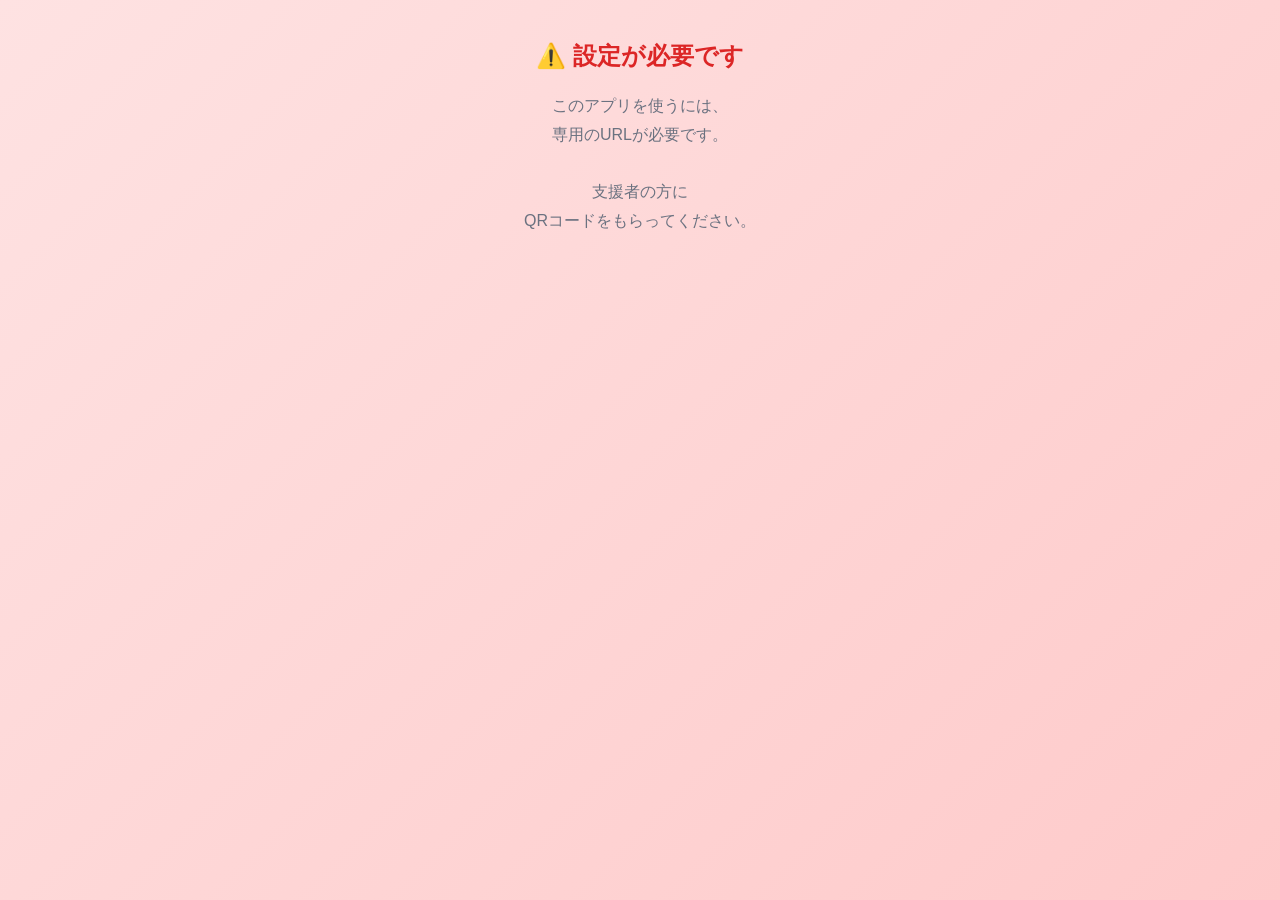
<file: sos/app/index.html>
<!DOCTYPE html>
<html lang="ja">
<head>
    <meta charset="UTF-8">
    <meta name="viewport" content="width=device-width, initial-scale=1.0, user-scalable=no">
    <meta name="apple-mobile-web-app-capable" content="yes">
    <meta name="apple-mobile-web-app-status-bar-style" content="black-translucent">
    <meta name="theme-color" content="#dc2626">
    <title>nest SOS</title>
    <link rel="manifest" href="manifest.json">
    <link rel="apple-touch-icon" href="icon-192.png">
    <style>
        * {
            margin: 0;
            padding: 0;
            box-sizing: border-box;
        }

        html, body {
            height: 100%;
            width: 100%;
            overflow: hidden;
            font-family: -apple-system, BlinkMacSystemFont, 'Segoe UI', Roboto, sans-serif;
        }

        body {
            display: flex;
            flex-direction: column;
            background: linear-gradient(135deg, #fee2e2 0%, #fecaca 100%);
        }

        /* ヘッダー */
        .header {
            padding: 20px 15px;
            text-align: center;
            background: white;
            box-shadow: 0 2px 10px rgba(0,0,0,0.1);
        }

        .header h1 {
            font-size: 20px;
            color: #374151;
            display: flex;
            align-items: center;
            justify-content: center;
            gap: 8px;
        }

        .user-name {
            font-size: 28px;
            font-weight: bold;
            color: #dc2626;
            margin-top: 8px;
        }

        /* メインエリア */
        .main {
            flex: 1;
            display: flex;
            align-items: center;
            justify-content: center;
            padding: 20px;
        }

        /* SOSボタン */
        .sos-button {
            width: 280px;
            height: 280px;
            border-radius: 50%;
            border: none;
            background: linear-gradient(145deg, #ef4444, #dc2626);
            box-shadow:
                0 10px 40px rgba(220, 38, 38, 0.5),
                inset 0 -5px 20px rgba(0,0,0,0.2),
                inset 0 5px 20px rgba(255,255,255,0.2);
            cursor: pointer;
            display: flex;
            flex-direction: column;
            align-items: center;
            justify-content: center;
            transition: transform 0.1s, box-shadow 0.1s;
            -webkit-tap-highlight-color: transparent;
            animation: pulse 2s infinite;
        }

        .sos-button:active {
            transform: scale(0.95);
            box-shadow:
                0 5px 20px rgba(220, 38, 38, 0.5),
                inset 0 -2px 10px rgba(0,0,0,0.2),
                inset 0 2px 10px rgba(255,255,255,0.2);
            animation: none;
        }

        .sos-button:disabled {
            opacity: 0.7;
            animation: none;
        }

        .sos-button .icon {
            font-size: 60px;
            margin-bottom: 10px;
        }

        .sos-button .text {
            font-size: 72px;
            font-weight: bold;
            color: white;
            text-shadow: 2px 2px 4px rgba(0,0,0,0.3);
            letter-spacing: 8px;
        }

        @keyframes pulse {
            0%, 100% {
                transform: scale(1);
            }
            50% {
                transform: scale(1.03);
            }
        }

        /* フッター */
        .footer {
            padding: 20px;
            text-align: center;
            background: white;
            font-size: 16px;
            color: #6b7280;
        }

        /* オーバーレイ共通 */
        .overlay {
            display: none;
            position: fixed;
            top: 0;
            left: 0;
            right: 0;
            bottom: 0;
            background: rgba(0,0,0,0.8);
            z-index: 100;
            align-items: center;
            justify-content: center;
            flex-direction: column;
        }

        .overlay.show {
            display: flex;
        }

        /* ローディング */
        .loading-spinner {
            width: 80px;
            height: 80px;
            border: 6px solid rgba(255,255,255,0.3);
            border-top-color: #fff;
            border-radius: 50%;
            animation: spin 1s linear infinite;
        }

        .loading-text {
            color: white;
            font-size: 24px;
            margin-top: 30px;
            text-align: center;
            padding: 0 30px;
            line-height: 1.5;
        }

        @keyframes spin {
            to { transform: rotate(360deg); }
        }

        /* 成功画面 */
        .success-icon {
            font-size: 100px;
            margin-bottom: 20px;
        }

        .success-text {
            color: white;
            font-size: 28px;
            font-weight: bold;
            text-align: center;
            margin-bottom: 10px;
        }

        .success-subtext {
            color: rgba(255,255,255,0.8);
            font-size: 18px;
            text-align: center;
            margin-bottom: 40px;
        }

        .close-button {
            padding: 20px 60px;
            font-size: 20px;
            background: white;
            color: #374151;
            border: none;
            border-radius: 15px;
            cursor: pointer;
            font-weight: bold;
        }

        /* エラー画面 */
        .error-icon {
            font-size: 80px;
            margin-bottom: 20px;
        }

        .error-text {
            color: white;
            font-size: 20px;
            text-align: center;
            padding: 0 30px;
            margin-bottom: 30px;
            line-height: 1.6;
        }

        .retry-button {
            padding: 18px 50px;
            font-size: 18px;
            background: #dc2626;
            color: white;
            border: none;
            border-radius: 12px;
            cursor: pointer;
            font-weight: bold;
            margin-bottom: 15px;
        }

        .cancel-button {
            padding: 15px 40px;
            font-size: 16px;
            background: transparent;
            color: white;
            border: 2px solid white;
            border-radius: 12px;
            cursor: pointer;
        }

        /* 設定エラー */
        .setup-error {
            display: none;
            text-align: center;
            padding: 40px 20px;
        }

        .setup-error.show {
            display: block;
        }

        .setup-error h2 {
            color: #dc2626;
            margin-bottom: 20px;
        }

        .setup-error p {
            color: #6b7280;
            line-height: 1.8;
        }
    </style>
</head>
<body>
    <!-- 通常画面 -->
    <div id="mainContent">
        <div class="header">
            <h1>🏠 nest SOS</h1>
            <div class="user-name" id="userName">読み込み中...</div>
        </div>

        <div class="main">
            <button class="sos-button" id="sosButton" onclick="sendSOS()">
                <span class="icon">🆘</span>
                <span class="text">SOS</span>
            </button>
        </div>

        <div class="footer">
            ボタンを押すと助けを呼べます
        </div>
    </div>

    <!-- 設定エラー画面 -->
    <div class="setup-error" id="setupError">
        <h2>⚠️ 設定が必要です</h2>
        <p>
            このアプリを使うには、<br>
            専用のURLが必要です。<br><br>
            支援者の方に<br>
            QRコードをもらってください。
        </p>
    </div>

    <!-- ローディング -->
    <div class="overlay" id="loading">
        <div class="loading-spinner"></div>
        <div class="loading-text" id="loadingText">送信中...</div>
    </div>

    <!-- 成功画面 -->
    <div class="overlay" id="success">
        <div class="success-icon">✅</div>
        <div class="success-text">送信しました！</div>
        <div class="success-subtext">助けが来るまで待っていてね</div>
        <button class="close-button" onclick="closeSuccess()">とじる</button>
    </div>

    <!-- エラー画面 -->
    <div class="overlay" id="error">
        <div class="error-icon">😢</div>
        <div class="error-text" id="errorText">送信できませんでした</div>
        <button class="retry-button" onclick="sendSOS()">もう一度送る</button>
        <button class="cancel-button" onclick="closeError()">とじる</button>
    </div>

    <script>
        // --- 設定 ---
        // APIサーバーのURL（団体のPCのアドレスに変更）
        const API_BASE_URL = getApiBaseUrl();

        function getApiBaseUrl() {
            // 同じサーバーからアプリを配信している場合
            const protocol = window.location.protocol;
            const host = window.location.host;
            return `${protocol}//${host}`;
        }

        // --- 初期化 ---
        const params = new URLSearchParams(window.location.search);
        const clientId = params.get('id') || '';

        // クライアントIDがない場合はエラー表示
        if (!clientId) {
            document.getElementById('mainContent').style.display = 'none';
            document.getElementById('setupError').classList.add('show');
        } else {
            initializeApp();
        }

        function initializeApp() {
            // 画面に出すのは仮名（displayCode）だけ。名前は出さない（計画 N-36）。
            // 本人の確認（/api/client）は職員の確かめ用で、SOS の送信には使わない（緊急の導線を止めない）
            document.getElementById('userName').textContent = clientId;
        }

        // --- SOS送信 ---
        let isSending = false;

        async function sendSOS() {
            if (isSending) return;
            isSending = true;

            const loading = document.getElementById('loading');
            const loadingText = document.getElementById('loadingText');

            loading.classList.add('show');
            loadingText.textContent = '位置情報を取得中...';

            // 位置情報を取得
            let location = null;
            try {
                location = await getLocation();
                loadingText.textContent = '送信中...';
            } catch (e) {
                console.log('位置情報取得失敗:', e);
                loadingText.textContent = '送信中...';
            }

            // APIにSOS送信
            try {
                const response = await fetch(`${API_BASE_URL}/api/sos`, {
                    method: 'POST',
                    headers: {
                        'Content-Type': 'application/json'
                    },
                    body: JSON.stringify({
                        client_id: clientId,
                        latitude: location?.latitude || null,
                        longitude: location?.longitude || null,
                        accuracy: location?.accuracy || null
                    })
                });

                loading.classList.remove('show');

                if (response.ok) {
                    showSuccess();
                } else {
                    const error = await response.json();
                    showError(error.detail || '送信に失敗しました');
                }
            } catch (e) {
                loading.classList.remove('show');
                showError('サーバーに接続できません\nWi-Fiを確認してください');
                console.error('SOS送信エラー:', e);
            }

            isSending = false;
        }

        // 位置情報取得
        function getLocation() {
            return new Promise((resolve, reject) => {
                if (!navigator.geolocation) {
                    reject(new Error('Geolocation not supported'));
                    return;
                }

                navigator.geolocation.getCurrentPosition(
                    (position) => {
                        resolve({
                            latitude: position.coords.latitude,
                            longitude: position.coords.longitude,
                            accuracy: position.coords.accuracy
                        });
                    },
                    (error) => {
                        reject(error);
                    },
                    {
                        enableHighAccuracy: false,
                        timeout: 10000,
                        maximumAge: 300000
                    }
                );
            });
        }

        // 成功画面表示
        function showSuccess() {
            document.getElementById('success').classList.add('show');
            // バイブレーション（対応している場合）
            if (navigator.vibrate) {
                navigator.vibrate([200, 100, 200]);
            }
        }

        function closeSuccess() {
            document.getElementById('success').classList.remove('show');
        }

        // エラー画面表示
        function showError(message) {
            document.getElementById('errorText').textContent = message;
            document.getElementById('error').classList.add('show');
        }

        function closeError() {
            document.getElementById('error').classList.remove('show');
        }

        // --- Service Worker（オフライン対応） ---
        if ('serviceWorker' in navigator) {
            navigator.serviceWorker.register('sw.js').catch(function(err) {
                console.log('ServiceWorker registration failed:', err);
            });
        }
    </script>
</body>
</html>
</file>
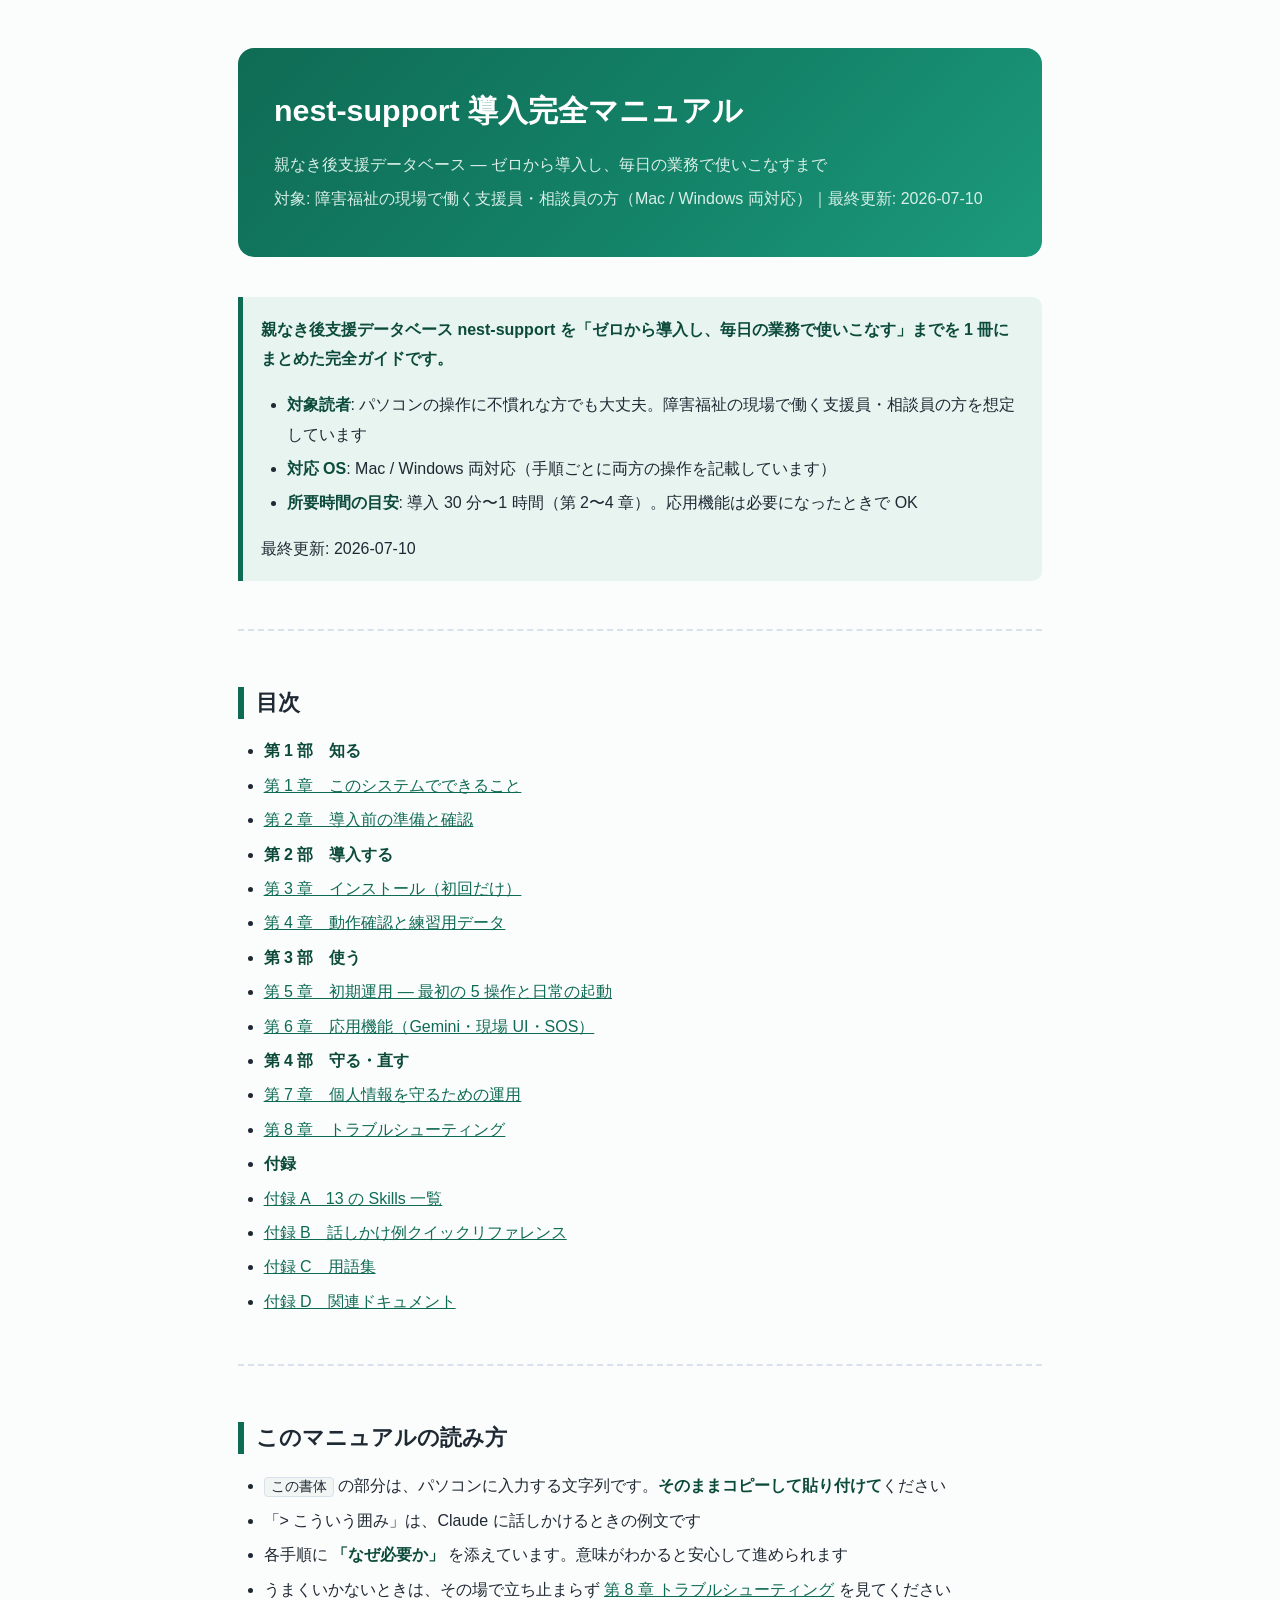
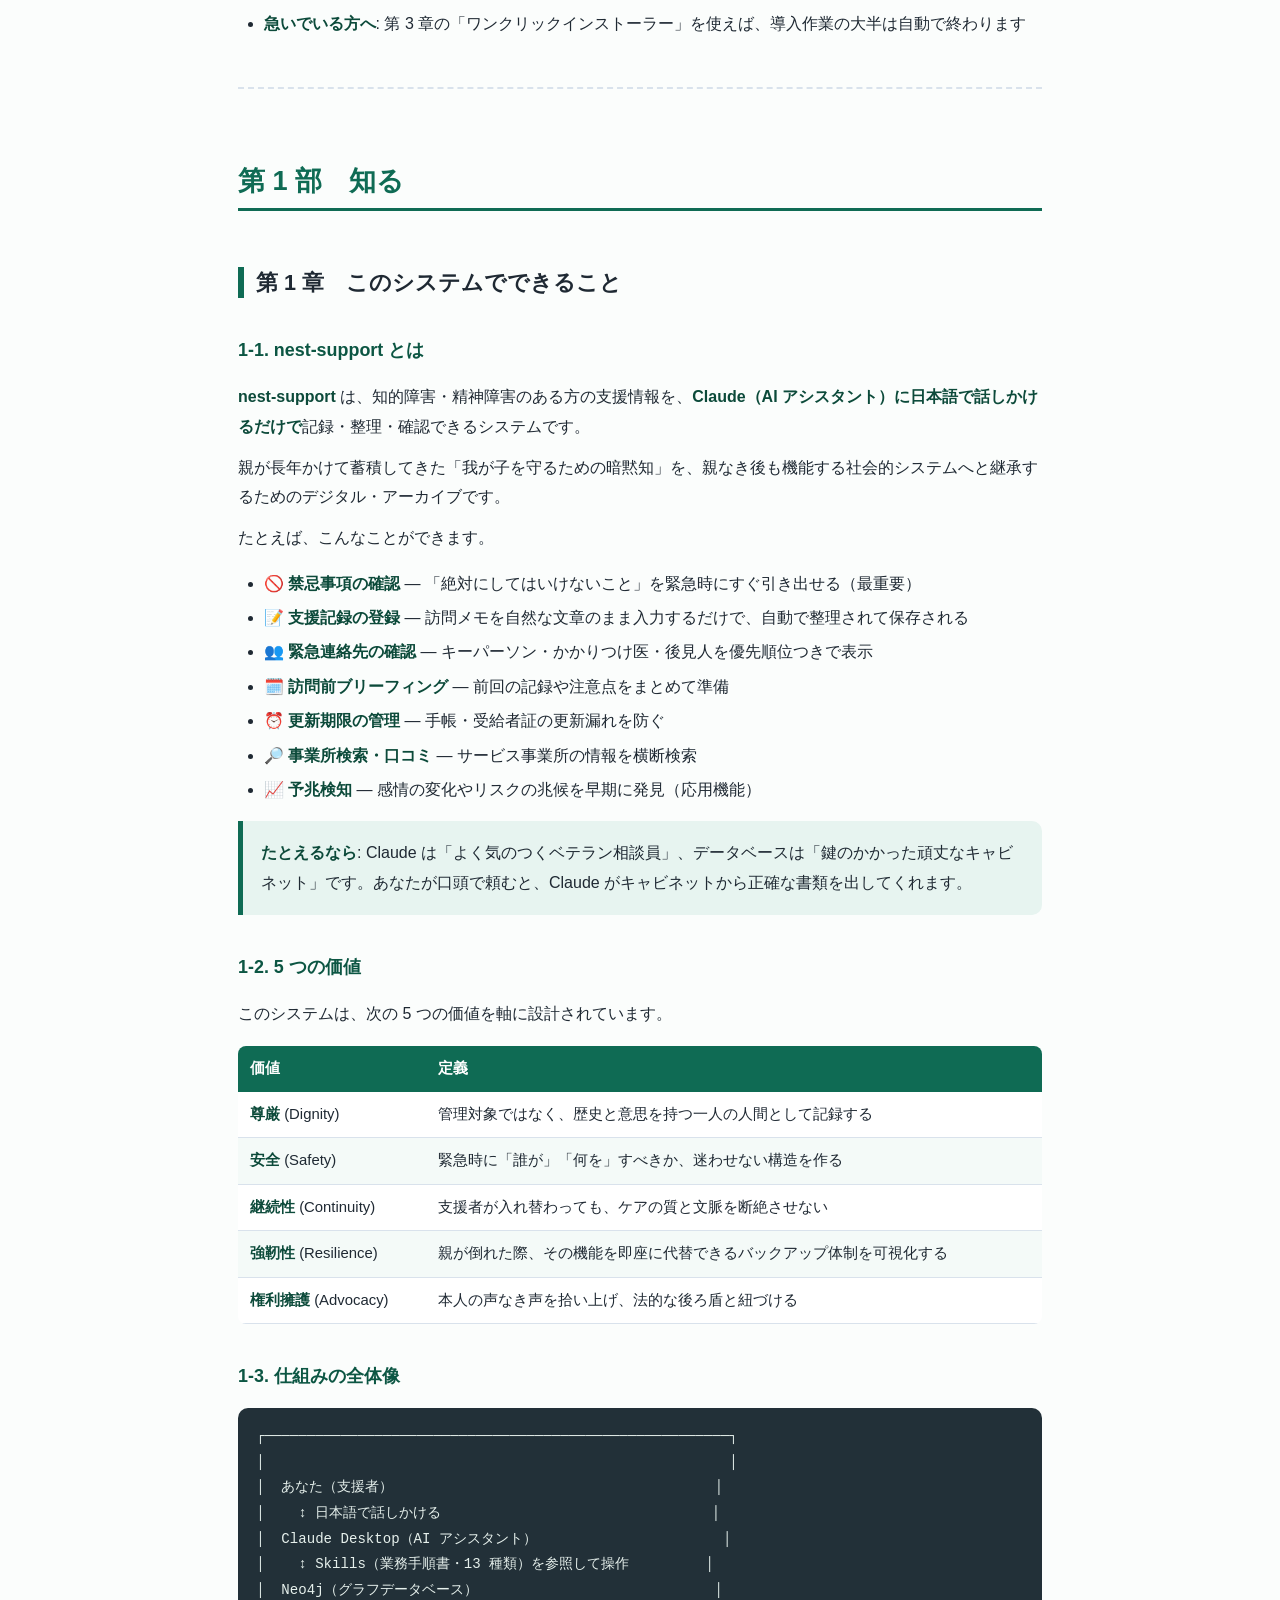
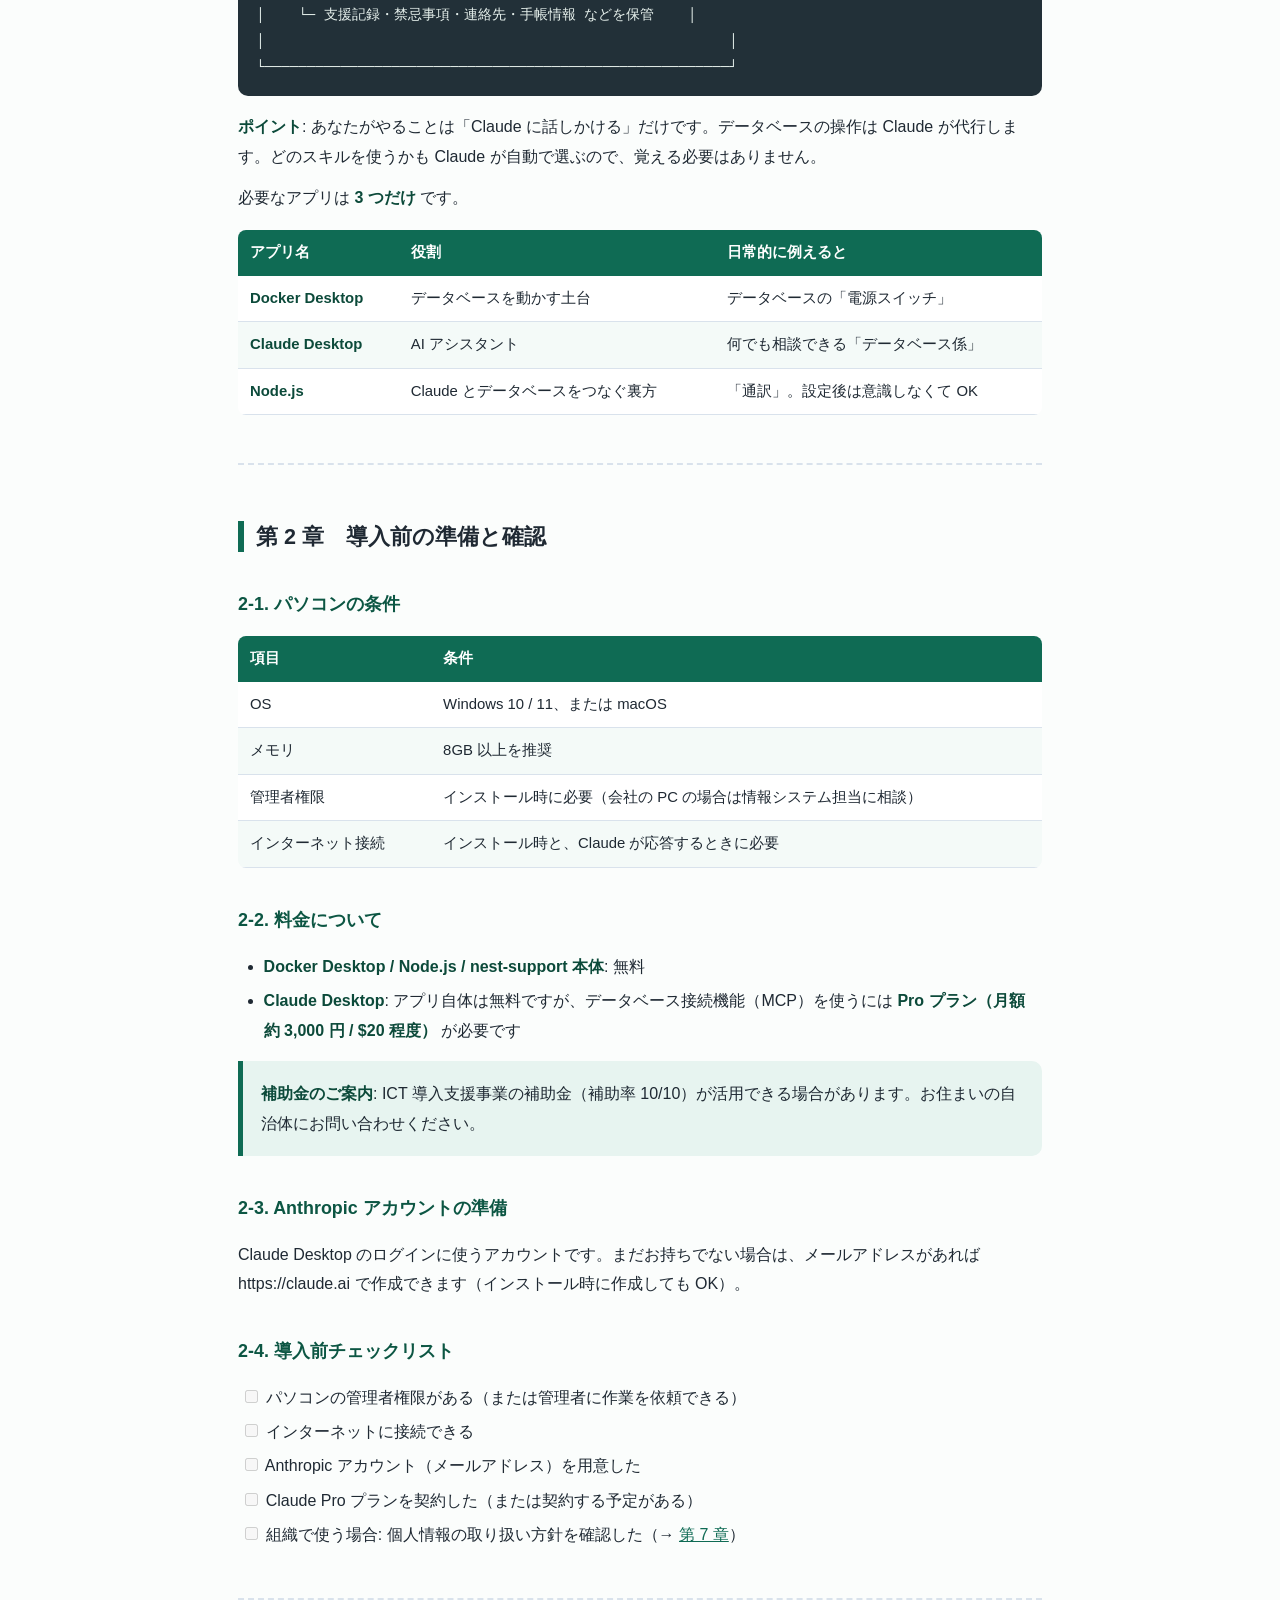
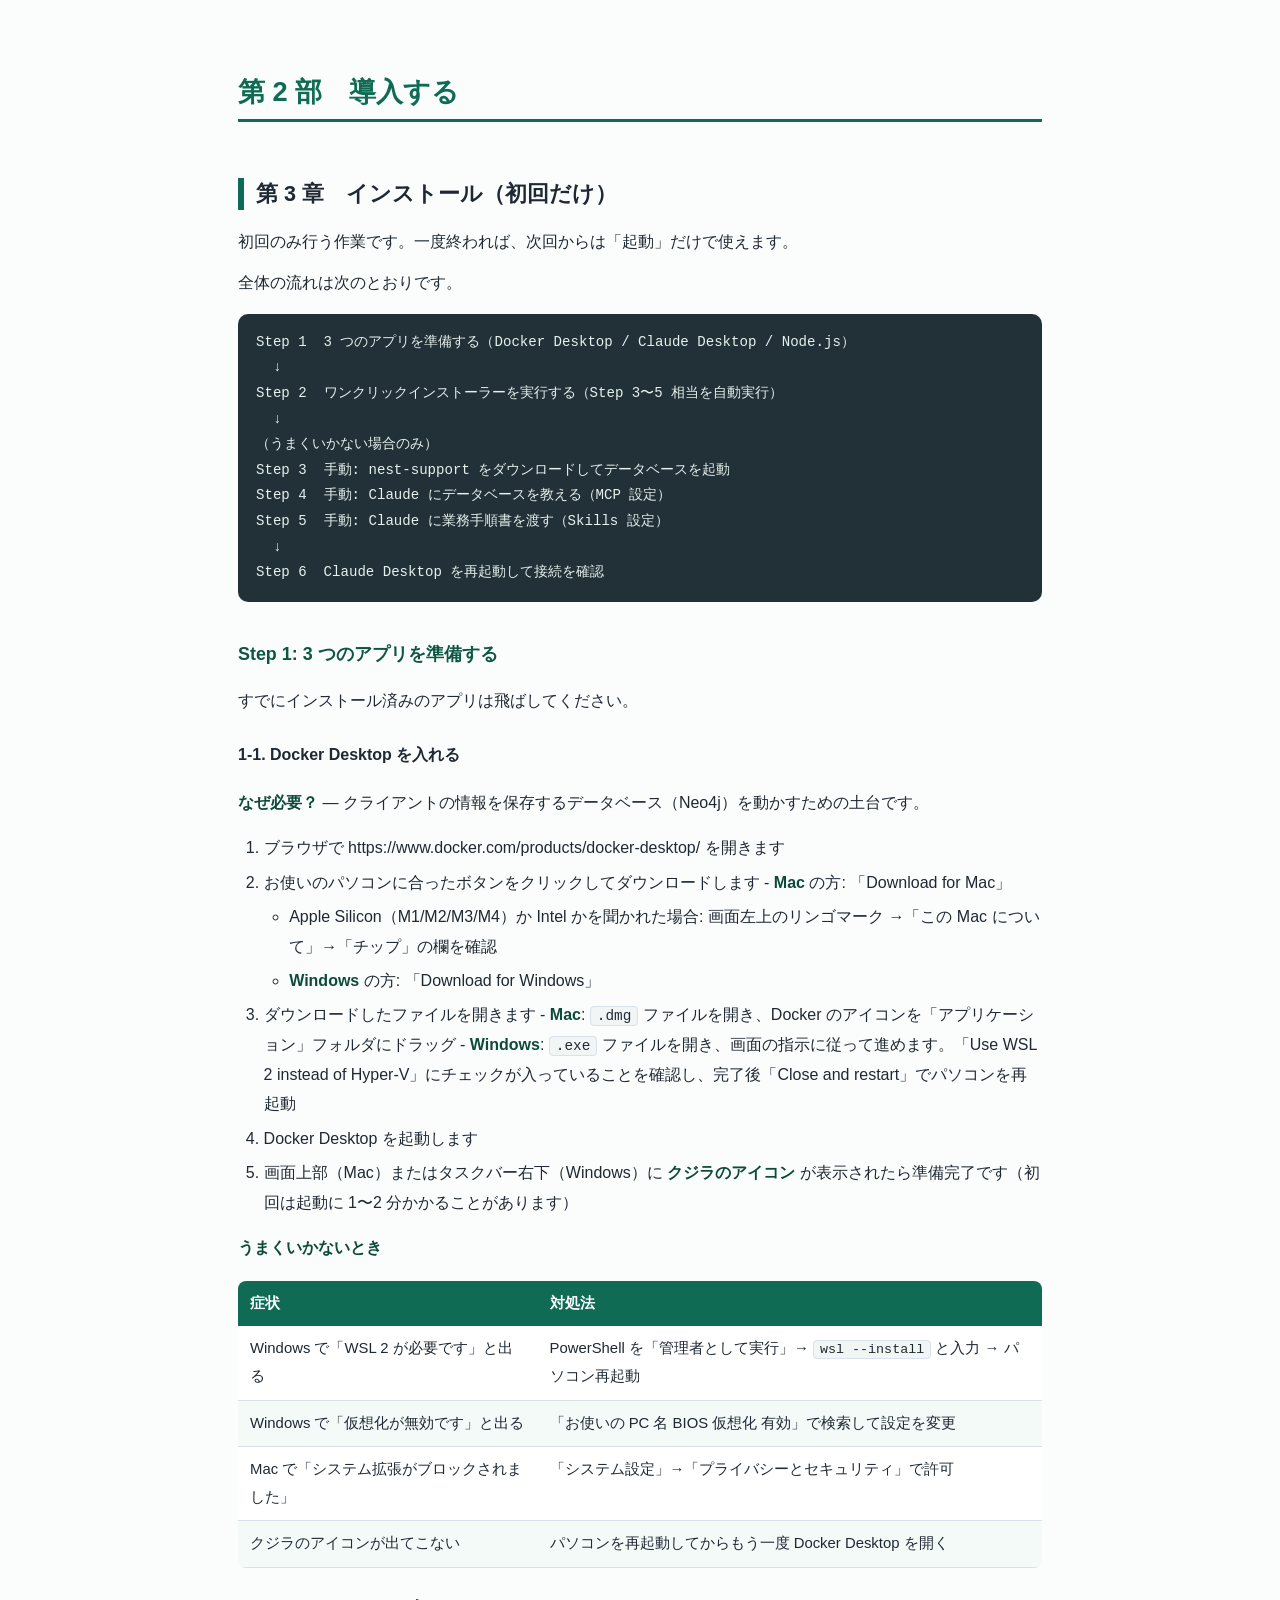
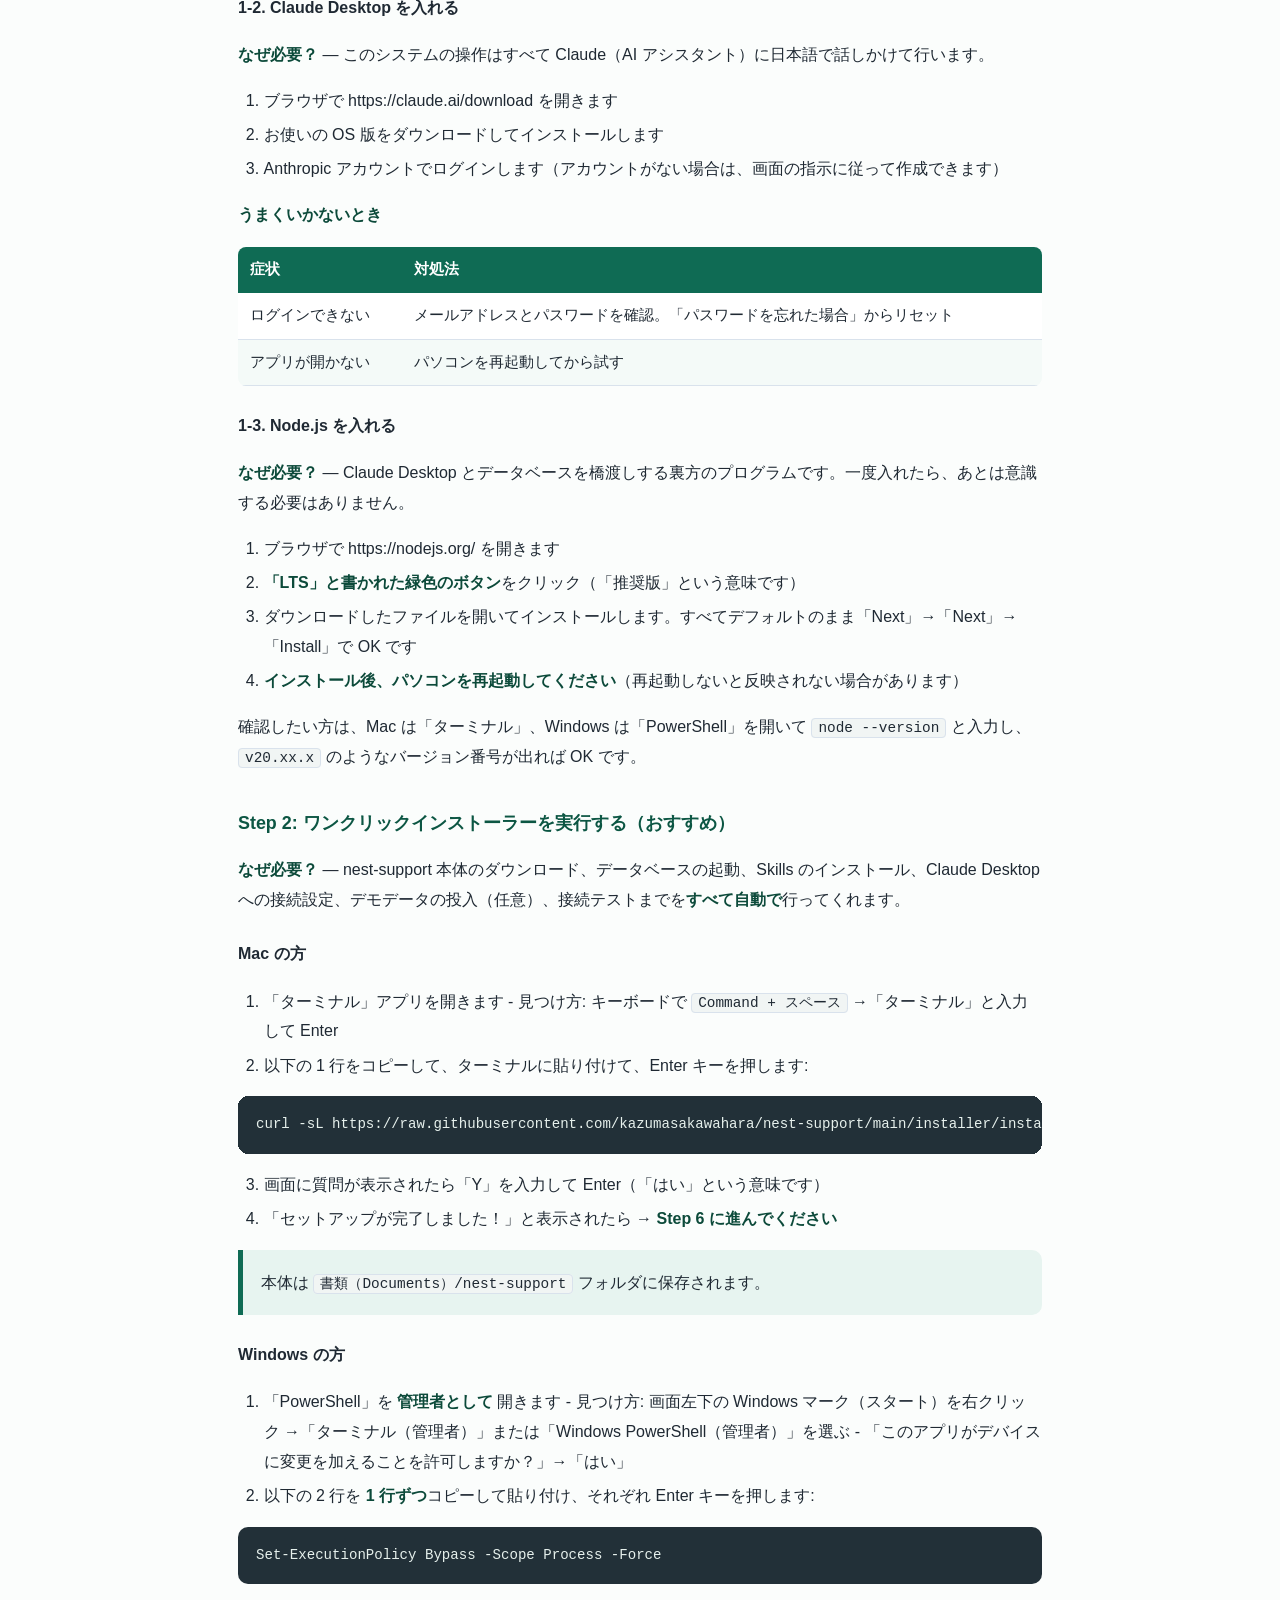
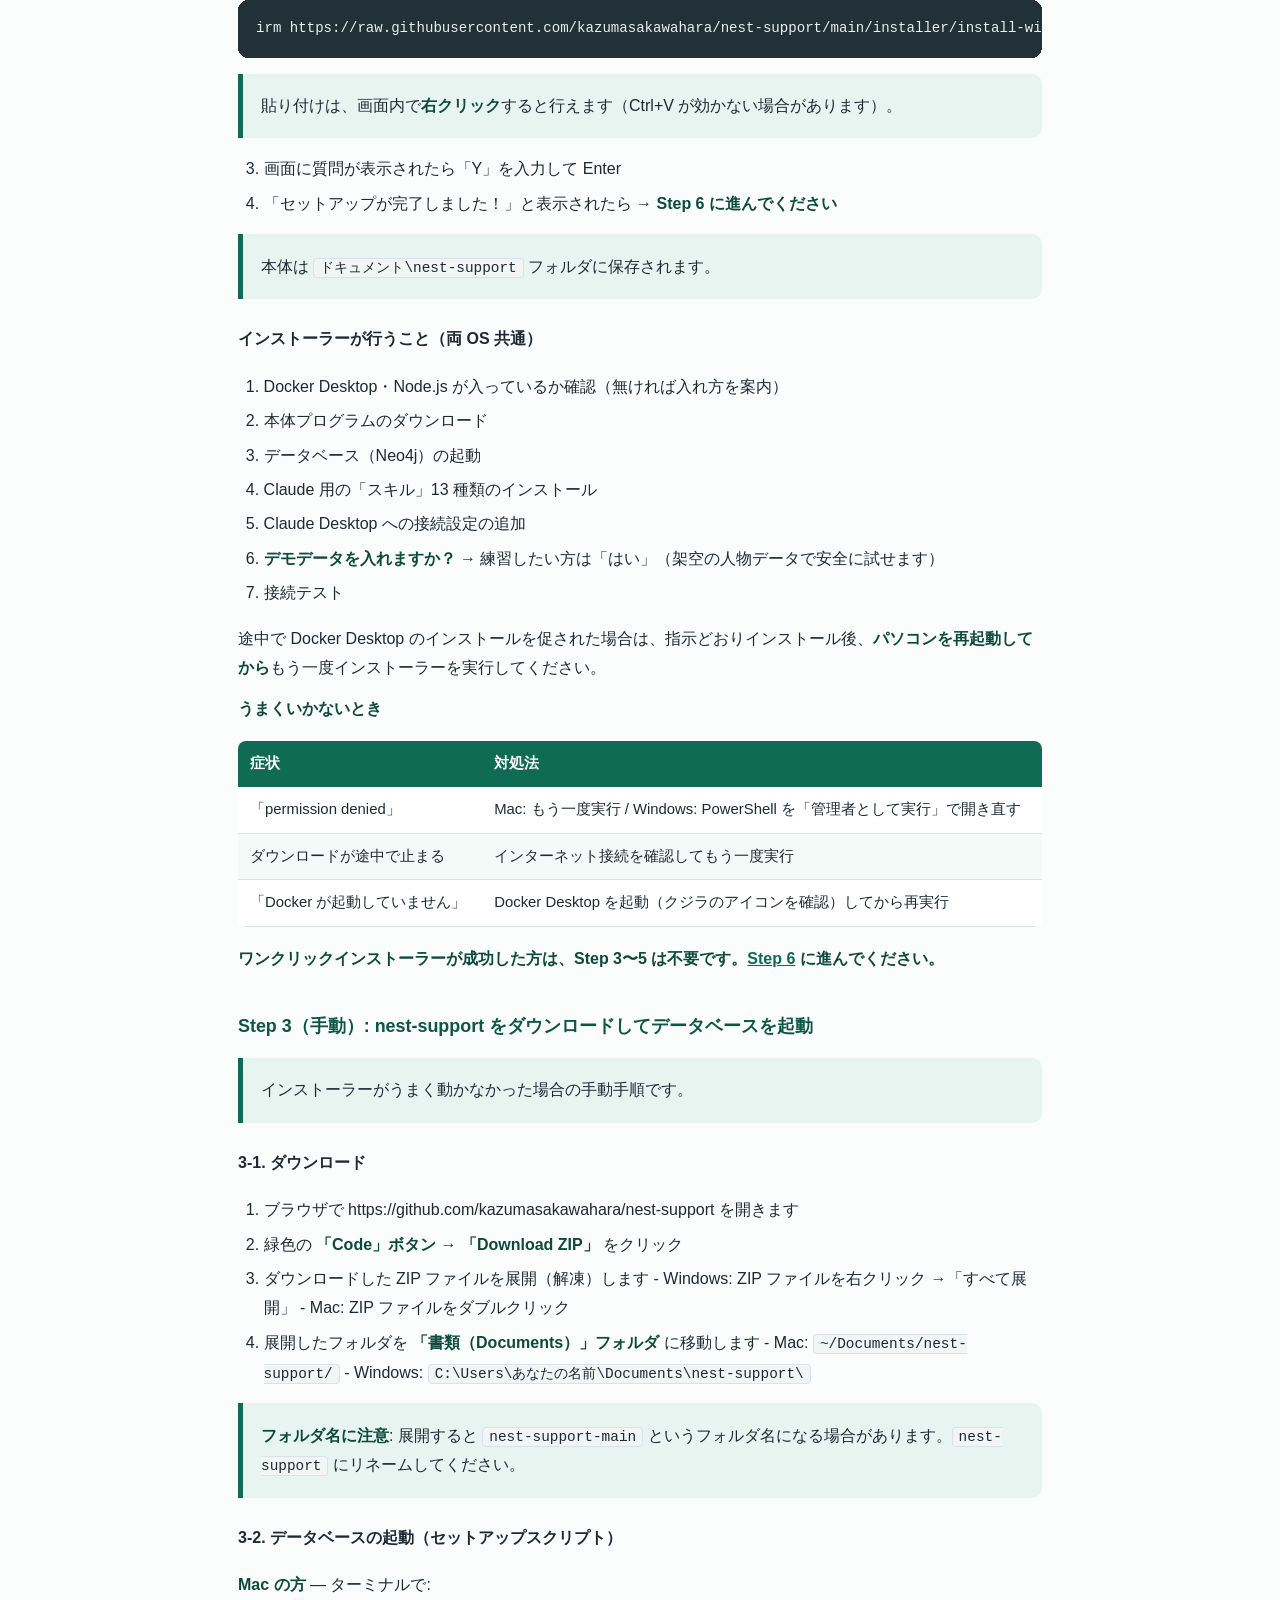
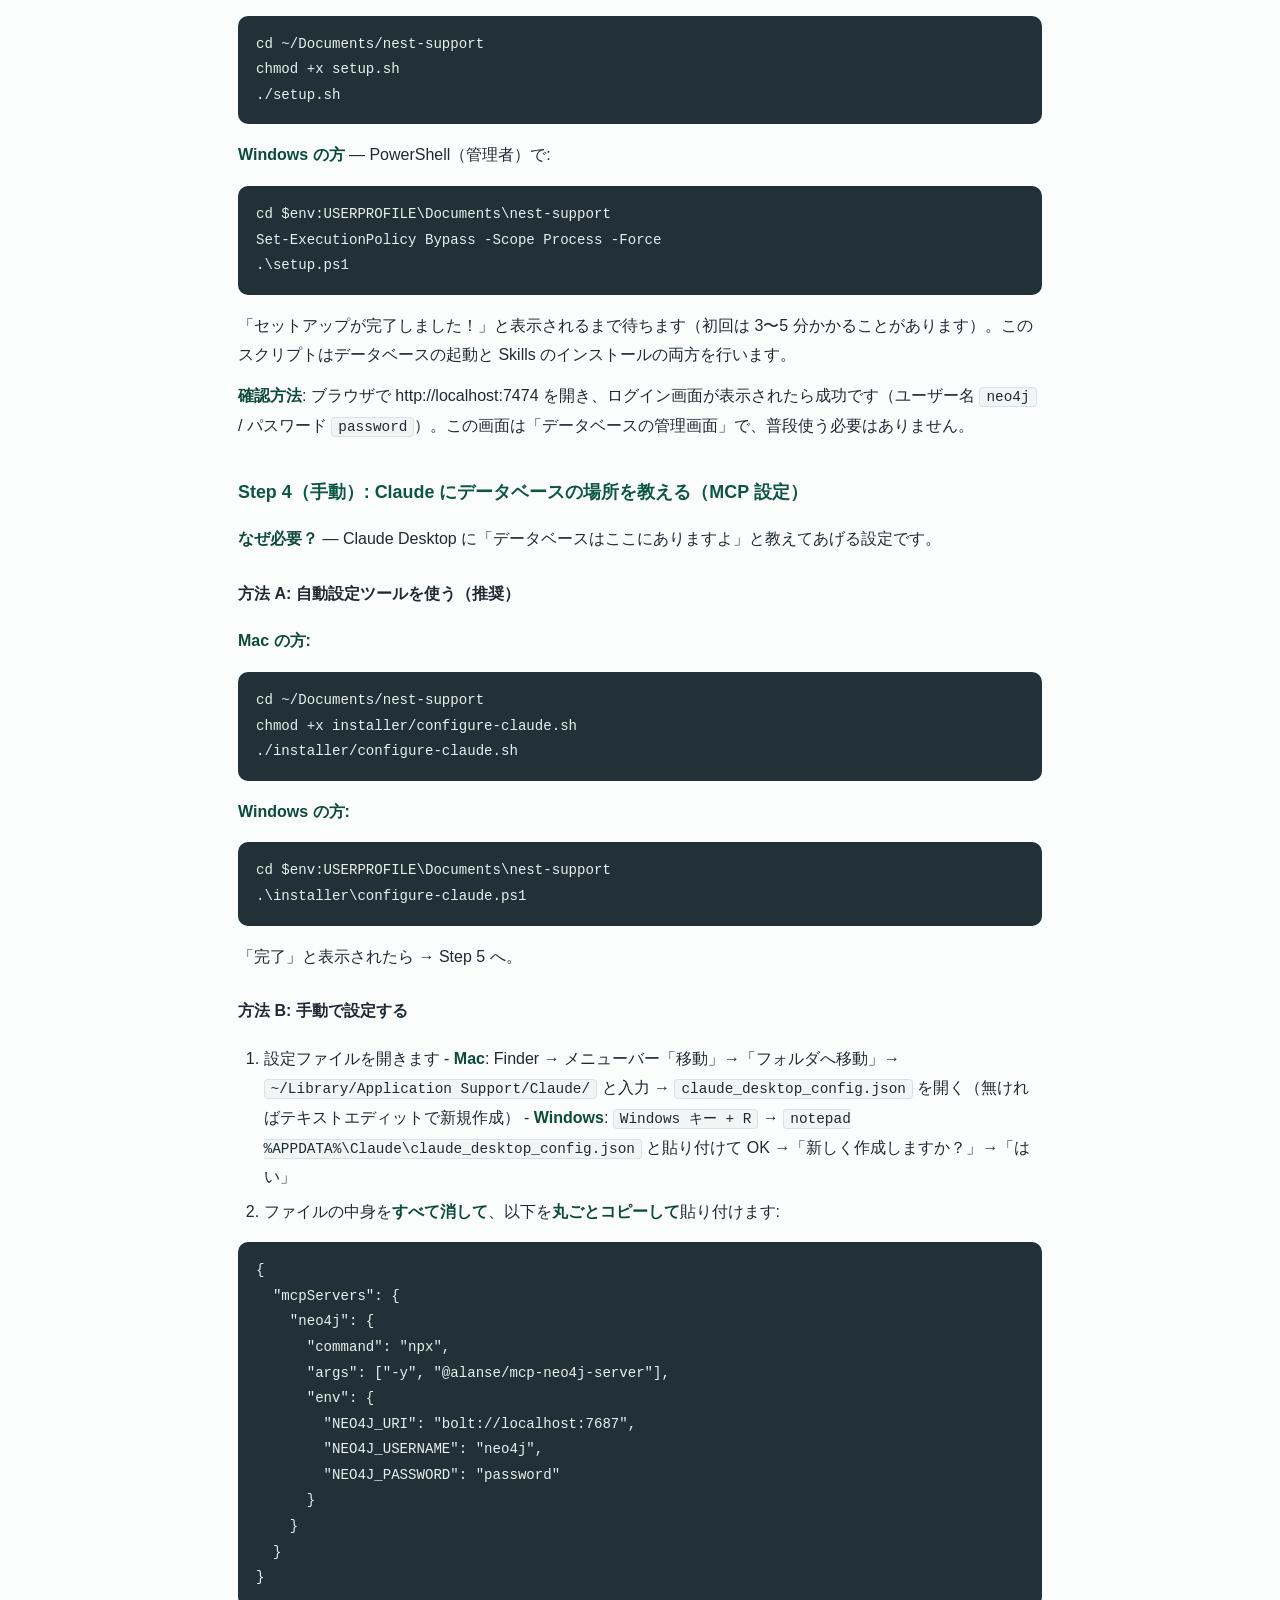
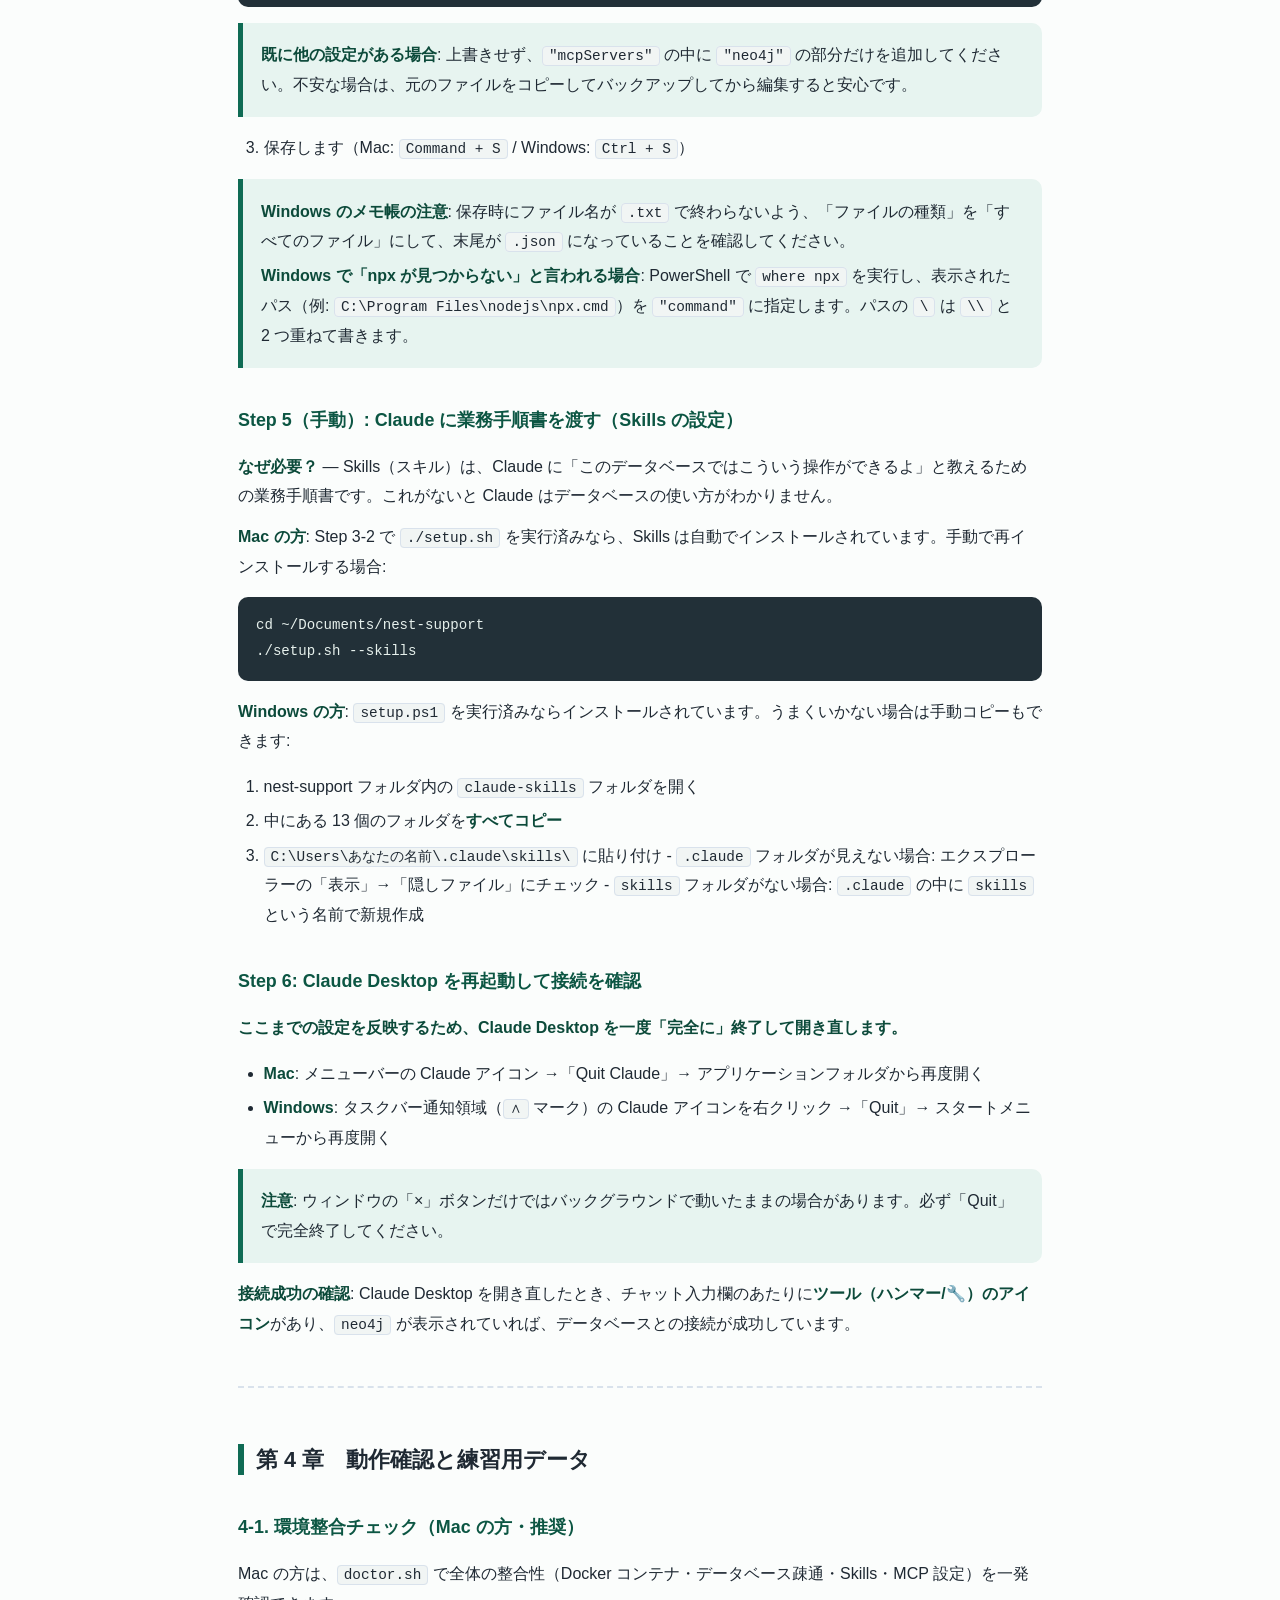
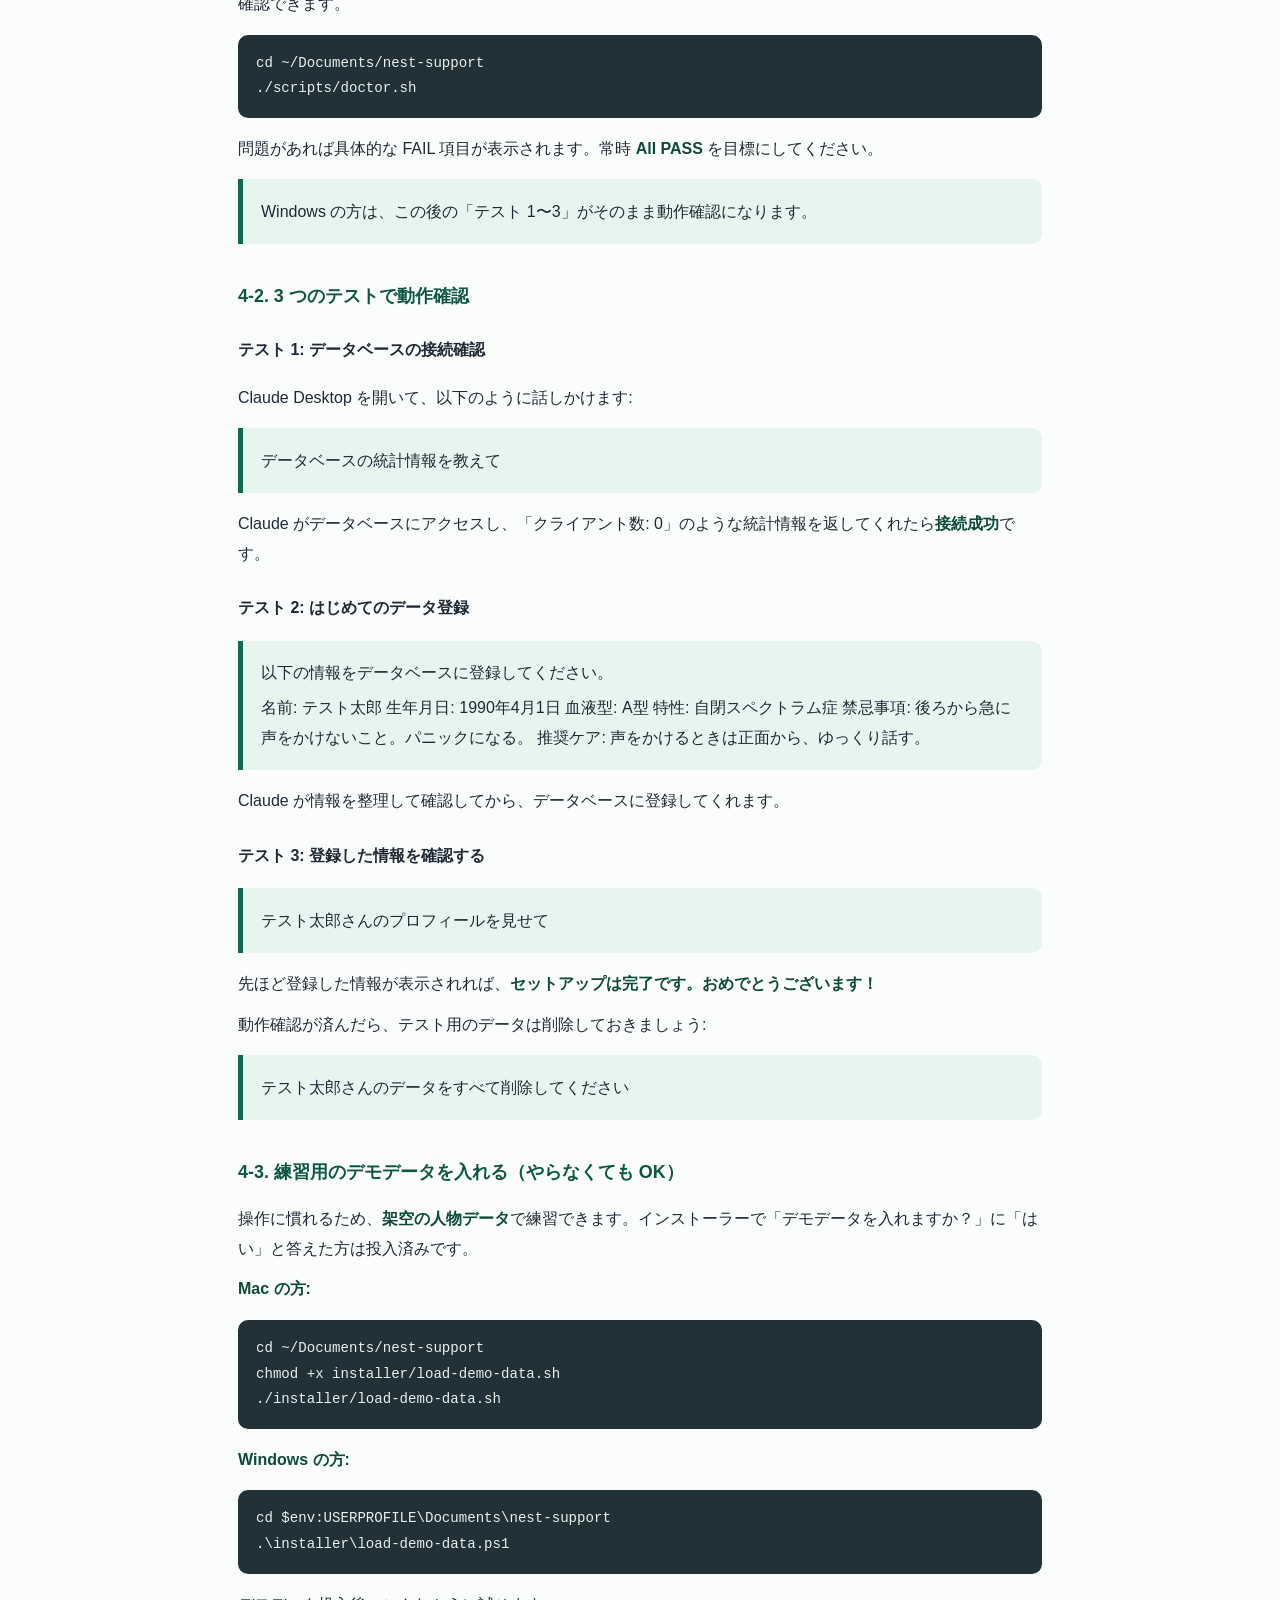
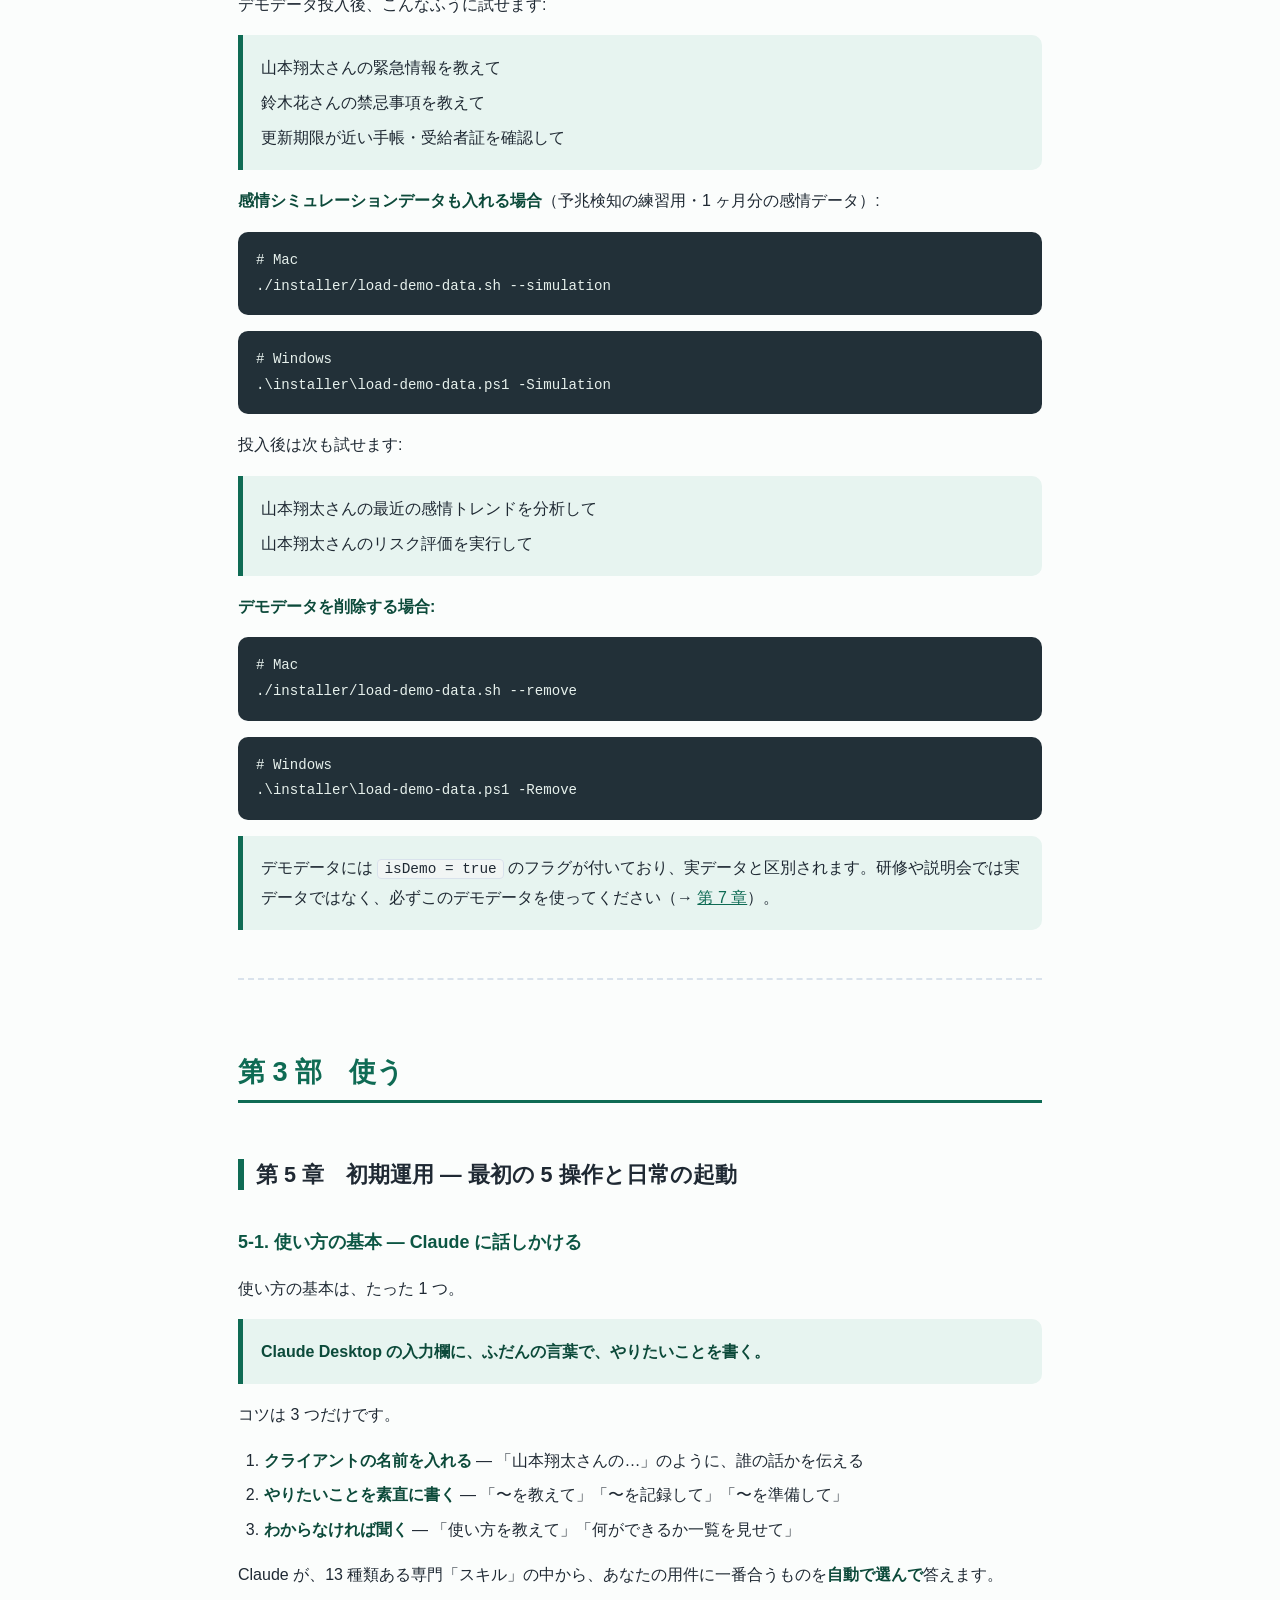
<file: docs/archive/COMPLETE_MANUAL.html>
<!DOCTYPE html>
<html lang="ja">
<head>
<meta charset="UTF-8">
<meta name="viewport" content="width=device-width, initial-scale=1.0">
<title>nest-support 導入完全マニュアル</title>
<style>
:root {
  --ink: #1f2933;
  --ink-soft: #52606d;
  --accent: #0f6b54;
  --accent-soft: #e7f4f0;
  --line: #d9e2ec;
  --bg: #fbfdfc;
  --code-bg: #f1f5f4;
  --warn-bg: #fff8e6;
  --warn-line: #e6c66e;
}
* { box-sizing: border-box; }
html { scroll-behavior: smooth; }
body {
  margin: 0; background: var(--bg); color: var(--ink);
  font-family: "Hiragino Sans", "Hiragino Kaku Gothic ProN", "Yu Gothic UI", "Meiryo", sans-serif;
  line-height: 1.85; font-size: 16px;
}
.page { max-width: 860px; margin: 0 auto; padding: 48px 28px 96px; }
header.hero {
  background: linear-gradient(135deg, #0f6b54 0%, #14856a 60%, #1c9a7c 100%);
  color: #fff; border-radius: 16px; padding: 40px 36px; margin-bottom: 40px;
}
header.hero h1 { margin: 0 0 10px; font-size: 1.9em; border: none; color: #fff; }
header.hero p { margin: 4px 0; color: #d9efe8; }
h1, h2, h3, h4 { line-height: 1.45; font-weight: 700; }
h1 { font-size: 1.7em; color: var(--accent); border-bottom: 3px solid var(--accent); padding-bottom: 8px; margin-top: 72px; }
h2 { font-size: 1.35em; margin-top: 56px; border-left: 6px solid var(--accent); padding-left: 12px; }
h3 { font-size: 1.12em; margin-top: 40px; color: #0c5643; }
h4 { font-size: 1.0em; margin-top: 28px; }
p { margin: 0.7em 0; }
a { color: var(--accent); }
strong { color: #0c4a3a; }
code {
  background: var(--code-bg); border: 1px solid var(--line); border-radius: 4px;
  padding: 1px 6px; font-size: 0.9em;
  font-family: "SF Mono", Menlo, Consolas, "MS Gothic", monospace;
}
pre {
  background: #223038; color: #e6f0ec; border-radius: 10px;
  padding: 16px 18px; overflow-x: auto; line-height: 1.6;
}
pre code { background: none; border: none; color: inherit; padding: 0; font-size: 0.88em; }
blockquote {
  margin: 1em 0; padding: 12px 18px; background: var(--accent-soft);
  border-left: 5px solid var(--accent); border-radius: 0 10px 10px 0; color: var(--ink);
}
blockquote p { margin: 0.35em 0; }
table {
  border-collapse: collapse; width: 100%; margin: 1.2em 0; font-size: 0.93em;
  background: #fff; border-radius: 8px; overflow: hidden;
}
th { background: var(--accent); color: #fff; text-align: left; padding: 9px 12px; }
td { border-bottom: 1px solid var(--line); padding: 9px 12px; vertical-align: top; }
tr:nth-child(even) td { background: #f4faf8; }
hr { border: none; border-top: 2px dashed var(--line); margin: 48px 0; }
ul, ol { padding-left: 1.6em; }
li { margin: 0.3em 0; }
li.task { list-style: none; margin-left: -1.4em; }
img { max-width: 100%; }
.footer-note { margin-top: 64px; color: var(--ink-soft); font-size: 0.9em; text-align: center; }
@media print {
  body { background: #fff; font-size: 11.5pt; }
  .page { max-width: none; padding: 0; }
  header.hero { border-radius: 0; }
  pre { white-space: pre-wrap; }
  h1 { page-break-before: always; }
  header.hero + h1, h1:first-of-type { page-break-before: avoid; }
  table, pre, blockquote { page-break-inside: avoid; }
}
</style>
</head>
<body>
<div class="page">
<header class="hero">
  <h1>nest-support 導入完全マニュアル</h1>
  <p>親なき後支援データベース — ゼロから導入し、毎日の業務で使いこなすまで</p>
  <p>対象: 障害福祉の現場で働く支援員・相談員の方（Mac / Windows 両対応）｜最終更新: 2026-07-10</p>
</header>
<blockquote>
<p><strong>親なき後支援データベース nest-support を「ゼロから導入し、毎日の業務で使いこなす」までを 1 冊にまとめた完全ガイドです。</strong></p>
<ul>
<li><strong>対象読者</strong>: パソコンの操作に不慣れな方でも大丈夫。障害福祉の現場で働く支援員・相談員の方を想定しています</li>
<li><strong>対応 OS</strong>: Mac / Windows 両対応（手順ごとに両方の操作を記載しています）</li>
<li><strong>所要時間の目安</strong>: 導入 30 分〜1 時間（第 2〜4 章）。応用機能は必要になったときで OK</li>
</ul>
<p>最終更新: 2026-07-10</p>
</blockquote>
<hr />
<h2 id="目次">目次</h2>
<ul>
<li><strong>第 1 部　知る</strong></li>
<li><a href="#第-1-章-このシステムでできること">第 1 章　このシステムでできること</a></li>
<li><a href="#第-2-章-導入前の準備と確認">第 2 章　導入前の準備と確認</a></li>
<li><strong>第 2 部　導入する</strong></li>
<li><a href="#第-3-章-インストール初回だけ">第 3 章　インストール（初回だけ）</a></li>
<li><a href="#第-4-章-動作確認と練習用データ">第 4 章　動作確認と練習用データ</a></li>
<li><strong>第 3 部　使う</strong></li>
<li><a href="#第-5-章-初期運用-最初の-5-操作と日常の起動">第 5 章　初期運用 — 最初の 5 操作と日常の起動</a></li>
<li><a href="#第-6-章-応用機能geminifield-uisos">第 6 章　応用機能（Gemini・現場 UI・SOS）</a></li>
<li><strong>第 4 部　守る・直す</strong></li>
<li><a href="#第-7-章-個人情報を守るための運用">第 7 章　個人情報を守るための運用</a></li>
<li><a href="#第-8-章-トラブルシューティング">第 8 章　トラブルシューティング</a></li>
<li><strong>付録</strong></li>
<li><a href="#付録-a-13-の-skills-一覧">付録 A　13 の Skills 一覧</a></li>
<li><a href="#付録-b-話しかけ例クイックリファレンス">付録 B　話しかけ例クイックリファレンス</a></li>
<li><a href="#付録-c-用語集">付録 C　用語集</a></li>
<li><a href="#付録-d-関連ドキュメント">付録 D　関連ドキュメント</a></li>
</ul>
<hr />
<h2 id="このマニュアルの読み方">このマニュアルの読み方</h2>
<ul>
<li><code>この書体</code> の部分は、パソコンに入力する文字列です。<strong>そのままコピーして貼り付けて</strong>ください</li>
<li>「&gt; こういう囲み」は、Claude に話しかけるときの例文です</li>
<li>各手順に <strong>「なぜ必要か」</strong> を添えています。意味がわかると安心して進められます</li>
<li>うまくいかないときは、その場で立ち止まらず <a href="#第-8-章-トラブルシューティング">第 8 章 トラブルシューティング</a> を見てください</li>
<li><strong>急いでいる方へ</strong>: 第 3 章の「ワンクリックインストーラー」を使えば、導入作業の大半は自動で終わります</li>
</ul>
<hr />
<h1 id="第-1-部-知る">第 1 部　知る</h1>
<h2 id="第-1-章-このシステムでできること">第 1 章　このシステムでできること</h2>
<h3 id="1-1-nest-support-とは">1-1. nest-support とは</h3>
<p><strong>nest-support</strong> は、知的障害・精神障害のある方の支援情報を、<strong>Claude（AI アシスタント）に日本語で話しかけるだけで</strong>記録・整理・確認できるシステムです。</p>
<p>親が長年かけて蓄積してきた「我が子を守るための暗黙知」を、親なき後も機能する社会的システムへと継承するためのデジタル・アーカイブです。</p>
<p>たとえば、こんなことができます。</p>
<ul>
<li>🚫 <strong>禁忌事項の確認</strong> — 「絶対にしてはいけないこと」を緊急時にすぐ引き出せる（最重要）</li>
<li>📝 <strong>支援記録の登録</strong> — 訪問メモを自然な文章のまま入力するだけで、自動で整理されて保存される</li>
<li>👥 <strong>緊急連絡先の確認</strong> — キーパーソン・かかりつけ医・後見人を優先順位つきで表示</li>
<li>🗓️ <strong>訪問前ブリーフィング</strong> — 前回の記録や注意点をまとめて準備</li>
<li>⏰ <strong>更新期限の管理</strong> — 手帳・受給者証の更新漏れを防ぐ</li>
<li>🔎 <strong>事業所検索・口コミ</strong> — サービス事業所の情報を横断検索</li>
<li>📈 <strong>予兆検知</strong> — 感情の変化やリスクの兆候を早期に発見（応用機能）</li>
</ul>
<blockquote>
<p><strong>たとえるなら</strong>: Claude は「よく気のつくベテラン相談員」、データベースは「鍵のかかった頑丈なキャビネット」です。あなたが口頭で頼むと、Claude がキャビネットから正確な書類を出してくれます。</p>
</blockquote>
<h3 id="1-2-5-つの価値">1-2. 5 つの価値</h3>
<p>このシステムは、次の 5 つの価値を軸に設計されています。</p>
<table>
<thead>
<tr>
<th>価値</th>
<th>定義</th>
</tr>
</thead>
<tbody>
<tr>
<td><strong>尊厳</strong> (Dignity)</td>
<td>管理対象ではなく、歴史と意思を持つ一人の人間として記録する</td>
</tr>
<tr>
<td><strong>安全</strong> (Safety)</td>
<td>緊急時に「誰が」「何を」すべきか、迷わせない構造を作る</td>
</tr>
<tr>
<td><strong>継続性</strong> (Continuity)</td>
<td>支援者が入れ替わっても、ケアの質と文脈を断絶させない</td>
</tr>
<tr>
<td><strong>強靭性</strong> (Resilience)</td>
<td>親が倒れた際、その機能を即座に代替できるバックアップ体制を可視化する</td>
</tr>
<tr>
<td><strong>権利擁護</strong> (Advocacy)</td>
<td>本人の声なき声を拾い上げ、法的な後ろ盾と紐づける</td>
</tr>
</tbody>
</table>
<h3 id="1-3-仕組みの全体像">1-3. 仕組みの全体像</h3>
<pre><code>┌───────────────────────────────────────────────────────┐
│                                                       │
│  あなた（支援者）                                      │
│    ↕ 日本語で話しかける                                │
│  Claude Desktop（AI アシスタント）                      │
│    ↕ Skills（業務手順書・13 種類）を参照して操作         │
│  Neo4j（グラフデータベース）                            │
│    └─ 支援記録・禁忌事項・連絡先・手帳情報 などを保管    │
│                                                       │
└───────────────────────────────────────────────────────┘
</code></pre>
<p><strong>ポイント</strong>: あなたがやることは「Claude に話しかける」だけです。データベースの操作は Claude が代行します。どのスキルを使うかも Claude が自動で選ぶので、覚える必要はありません。</p>
<p>必要なアプリは <strong>3 つだけ</strong> です。</p>
<table>
<thead>
<tr>
<th>アプリ名</th>
<th>役割</th>
<th>日常的に例えると</th>
</tr>
</thead>
<tbody>
<tr>
<td><strong>Docker Desktop</strong></td>
<td>データベースを動かす土台</td>
<td>データベースの「電源スイッチ」</td>
</tr>
<tr>
<td><strong>Claude Desktop</strong></td>
<td>AI アシスタント</td>
<td>何でも相談できる「データベース係」</td>
</tr>
<tr>
<td><strong>Node.js</strong></td>
<td>Claude とデータベースをつなぐ裏方</td>
<td>「通訳」。設定後は意識しなくて OK</td>
</tr>
</tbody>
</table>
<hr />
<h2 id="第-2-章-導入前の準備と確認">第 2 章　導入前の準備と確認</h2>
<h3 id="2-1-パソコンの条件">2-1. パソコンの条件</h3>
<table>
<thead>
<tr>
<th>項目</th>
<th>条件</th>
</tr>
</thead>
<tbody>
<tr>
<td>OS</td>
<td>Windows 10 / 11、または macOS</td>
</tr>
<tr>
<td>メモリ</td>
<td>8GB 以上を推奨</td>
</tr>
<tr>
<td>管理者権限</td>
<td>インストール時に必要（会社の PC の場合は情報システム担当に相談）</td>
</tr>
<tr>
<td>インターネット接続</td>
<td>インストール時と、Claude が応答するときに必要</td>
</tr>
</tbody>
</table>
<h3 id="2-2-料金について">2-2. 料金について</h3>
<ul>
<li><strong>Docker Desktop / Node.js / nest-support 本体</strong>: 無料</li>
<li><strong>Claude Desktop</strong>: アプリ自体は無料ですが、データベース接続機能（MCP）を使うには <strong>Pro プラン（月額 約 3,000 円 / $20 程度）</strong> が必要です</li>
</ul>
<blockquote>
<p><strong>補助金のご案内</strong>: ICT 導入支援事業の補助金（補助率 10/10）が活用できる場合があります。お住まいの自治体にお問い合わせください。</p>
</blockquote>
<h3 id="2-3-anthropic-アカウントの準備">2-3. Anthropic アカウントの準備</h3>
<p>Claude Desktop のログインに使うアカウントです。まだお持ちでない場合は、メールアドレスがあれば https://claude.ai で作成できます（インストール時に作成しても OK）。</p>
<h3 id="2-4-導入前チェックリスト">2-4. 導入前チェックリスト</h3>
<ul>
<li class="task"><input type="checkbox" disabled> パソコンの管理者権限がある（または管理者に作業を依頼できる）</li>
<li class="task"><input type="checkbox" disabled> インターネットに接続できる</li>
<li class="task"><input type="checkbox" disabled> Anthropic アカウント（メールアドレス）を用意した</li>
<li class="task"><input type="checkbox" disabled> Claude Pro プランを契約した（または契約する予定がある）</li>
<li class="task"><input type="checkbox" disabled> 組織で使う場合: 個人情報の取り扱い方針を確認した（→ <a href="#第-7-章-個人情報を守るための運用">第 7 章</a>）</li>
</ul>
<hr />
<h1 id="第-2-部-導入する">第 2 部　導入する</h1>
<h2 id="第-3-章-インストール初回だけ">第 3 章　インストール（初回だけ）</h2>
<p>初回のみ行う作業です。一度終われば、次回からは「起動」だけで使えます。</p>
<p>全体の流れは次のとおりです。</p>
<pre><code>Step 1  3 つのアプリを準備する（Docker Desktop / Claude Desktop / Node.js）
  ↓
Step 2  ワンクリックインストーラーを実行する（Step 3〜5 相当を自動実行）
  ↓
（うまくいかない場合のみ）
Step 3  手動: nest-support をダウンロードしてデータベースを起動
Step 4  手動: Claude にデータベースを教える（MCP 設定）
Step 5  手動: Claude に業務手順書を渡す（Skills 設定）
  ↓
Step 6  Claude Desktop を再起動して接続を確認
</code></pre>
<h3 id="step-1-3-つのアプリを準備する">Step 1: 3 つのアプリを準備する</h3>
<p>すでにインストール済みのアプリは飛ばしてください。</p>
<h4 id="1-1-docker-desktop-を入れる">1-1. Docker Desktop を入れる</h4>
<p><strong>なぜ必要？</strong> — クライアントの情報を保存するデータベース（Neo4j）を動かすための土台です。</p>
<ol>
<li>ブラウザで https://www.docker.com/products/docker-desktop/ を開きます</li>
<li>お使いのパソコンに合ったボタンをクリックしてダウンロードします
   - <strong>Mac</strong> の方: 「Download for Mac」<ul>
<li>Apple Silicon（M1/M2/M3/M4）か Intel かを聞かれた場合: 画面左上のリンゴマーク →「この Mac について」→「チップ」の欄を確認</li>
<li><strong>Windows</strong> の方: 「Download for Windows」</li>
</ul>
</li>
<li>ダウンロードしたファイルを開きます
   - <strong>Mac</strong>: <code>.dmg</code> ファイルを開き、Docker のアイコンを「アプリケーション」フォルダにドラッグ
   - <strong>Windows</strong>: <code>.exe</code> ファイルを開き、画面の指示に従って進めます。「Use WSL 2 instead of Hyper-V」にチェックが入っていることを確認し、完了後「Close and restart」でパソコンを再起動</li>
<li>Docker Desktop を起動します</li>
<li>画面上部（Mac）またはタスクバー右下（Windows）に <strong>クジラのアイコン</strong> が表示されたら準備完了です（初回は起動に 1〜2 分かかることがあります）</li>
</ol>
<p><strong>うまくいかないとき</strong></p>
<table>
<thead>
<tr>
<th>症状</th>
<th>対処法</th>
</tr>
</thead>
<tbody>
<tr>
<td>Windows で「WSL 2 が必要です」と出る</td>
<td>PowerShell を「管理者として実行」→ <code>wsl --install</code> と入力 → パソコン再起動</td>
</tr>
<tr>
<td>Windows で「仮想化が無効です」と出る</td>
<td>「お使いの PC 名 BIOS 仮想化 有効」で検索して設定を変更</td>
</tr>
<tr>
<td>Mac で「システム拡張がブロックされました」</td>
<td>「システム設定」→「プライバシーとセキュリティ」で許可</td>
</tr>
<tr>
<td>クジラのアイコンが出てこない</td>
<td>パソコンを再起動してからもう一度 Docker Desktop を開く</td>
</tr>
</tbody>
</table>
<h4 id="1-2-claude-desktop-を入れる">1-2. Claude Desktop を入れる</h4>
<p><strong>なぜ必要？</strong> — このシステムの操作はすべて Claude（AI アシスタント）に日本語で話しかけて行います。</p>
<ol>
<li>ブラウザで https://claude.ai/download を開きます</li>
<li>お使いの OS 版をダウンロードしてインストールします</li>
<li>Anthropic アカウントでログインします（アカウントがない場合は、画面の指示に従って作成できます）</li>
</ol>
<p><strong>うまくいかないとき</strong></p>
<table>
<thead>
<tr>
<th>症状</th>
<th>対処法</th>
</tr>
</thead>
<tbody>
<tr>
<td>ログインできない</td>
<td>メールアドレスとパスワードを確認。「パスワードを忘れた場合」からリセット</td>
</tr>
<tr>
<td>アプリが開かない</td>
<td>パソコンを再起動してから試す</td>
</tr>
</tbody>
</table>
<h4 id="1-3-nodejs-を入れる">1-3. Node.js を入れる</h4>
<p><strong>なぜ必要？</strong> — Claude Desktop とデータベースを橋渡しする裏方のプログラムです。一度入れたら、あとは意識する必要はありません。</p>
<ol>
<li>ブラウザで https://nodejs.org/ を開きます</li>
<li><strong>「LTS」と書かれた緑色のボタン</strong>をクリック（「推奨版」という意味です）</li>
<li>ダウンロードしたファイルを開いてインストールします。すべてデフォルトのまま「Next」→「Next」→「Install」で OK です</li>
<li><strong>インストール後、パソコンを再起動してください</strong>（再起動しないと反映されない場合があります）</li>
</ol>
<p>確認したい方は、Mac は「ターミナル」、Windows は「PowerShell」を開いて <code>node --version</code> と入力し、<code>v20.xx.x</code> のようなバージョン番号が出れば OK です。</p>
<h3 id="step-2-ワンクリックインストーラーを実行するおすすめ">Step 2: ワンクリックインストーラーを実行する（おすすめ）</h3>
<p><strong>なぜ必要？</strong> — nest-support 本体のダウンロード、データベースの起動、Skills のインストール、Claude Desktop への接続設定、デモデータの投入（任意）、接続テストまでを<strong>すべて自動で</strong>行ってくれます。</p>
<h4 id="mac-の方">Mac の方</h4>
<ol>
<li>「ターミナル」アプリを開きます
   - 見つけ方: キーボードで <code>Command + スペース</code> →「ターミナル」と入力して Enter</li>
<li>以下の 1 行をコピーして、ターミナルに貼り付けて、Enter キーを押します:</li>
</ol>
<pre><code class="language-bash">curl -sL https://raw.githubusercontent.com/kazumasakawahara/nest-support/main/installer/install-mac.sh | bash
</code></pre>
<ol start="3">
<li>画面に質問が表示されたら「Y」を入力して Enter（「はい」という意味です）</li>
<li>「セットアップが完了しました！」と表示されたら → <strong>Step 6 に進んでください</strong></li>
</ol>
<blockquote>
<p>本体は <code>書類（Documents）/nest-support</code> フォルダに保存されます。</p>
</blockquote>
<h4 id="windows-の方">Windows の方</h4>
<ol>
<li>「PowerShell」を <strong>管理者として</strong> 開きます
   - 見つけ方: 画面左下の Windows マーク（スタート）を右クリック →「ターミナル（管理者）」または「Windows PowerShell（管理者）」を選ぶ
   - 「このアプリがデバイスに変更を加えることを許可しますか？」→「はい」</li>
<li>以下の 2 行を <strong>1 行ずつ</strong>コピーして貼り付け、それぞれ Enter キーを押します:</li>
</ol>
<pre><code class="language-powershell">Set-ExecutionPolicy Bypass -Scope Process -Force
</code></pre>
<pre><code class="language-powershell">irm https://raw.githubusercontent.com/kazumasakawahara/nest-support/main/installer/install-windows.ps1 | iex
</code></pre>
<blockquote>
<p>貼り付けは、画面内で<strong>右クリック</strong>すると行えます（Ctrl+V が効かない場合があります）。</p>
</blockquote>
<ol start="3">
<li>画面に質問が表示されたら「Y」を入力して Enter</li>
<li>「セットアップが完了しました！」と表示されたら → <strong>Step 6 に進んでください</strong></li>
</ol>
<blockquote>
<p>本体は <code>ドキュメント\nest-support</code> フォルダに保存されます。</p>
</blockquote>
<h4 id="インストーラーが行うこと両-os-共通">インストーラーが行うこと（両 OS 共通）</h4>
<ol>
<li>Docker Desktop・Node.js が入っているか確認（無ければ入れ方を案内）</li>
<li>本体プログラムのダウンロード</li>
<li>データベース（Neo4j）の起動</li>
<li>Claude 用の「スキル」13 種類のインストール</li>
<li>Claude Desktop への接続設定の追加</li>
<li><strong>デモデータを入れますか？</strong> → 練習したい方は「はい」（架空の人物データで安全に試せます）</li>
<li>接続テスト</li>
</ol>
<p>途中で Docker Desktop のインストールを促された場合は、指示どおりインストール後、<strong>パソコンを再起動してから</strong>もう一度インストーラーを実行してください。</p>
<p><strong>うまくいかないとき</strong></p>
<table>
<thead>
<tr>
<th>症状</th>
<th>対処法</th>
</tr>
</thead>
<tbody>
<tr>
<td>「permission denied」</td>
<td>Mac: もう一度実行 / Windows: PowerShell を「管理者として実行」で開き直す</td>
</tr>
<tr>
<td>ダウンロードが途中で止まる</td>
<td>インターネット接続を確認してもう一度実行</td>
</tr>
<tr>
<td>「Docker が起動していません」</td>
<td>Docker Desktop を起動（クジラのアイコンを確認）してから再実行</td>
</tr>
</tbody>
</table>
<p><strong>ワンクリックインストーラーが成功した方は、Step 3〜5 は不要です。<a href="#step-6-claude-desktop-を再起動して接続を確認">Step 6</a> に進んでください。</strong></p>
<h3 id="step-3手動-nest-support-をダウンロードしてデータベースを起動">Step 3（手動）: nest-support をダウンロードしてデータベースを起動</h3>
<blockquote>
<p>インストーラーがうまく動かなかった場合の手動手順です。</p>
</blockquote>
<h4 id="3-1-ダウンロード">3-1. ダウンロード</h4>
<ol>
<li>ブラウザで https://github.com/kazumasakawahara/nest-support を開きます</li>
<li>緑色の <strong>「Code」ボタン</strong> → <strong>「Download ZIP」</strong> をクリック</li>
<li>ダウンロードした ZIP ファイルを展開（解凍）します
   - Windows: ZIP ファイルを右クリック →「すべて展開」
   - Mac: ZIP ファイルをダブルクリック</li>
<li>展開したフォルダを <strong>「書類（Documents）」フォルダ</strong> に移動します
   - Mac: <code>~/Documents/nest-support/</code>
   - Windows: <code>C:\Users\あなたの名前\Documents\nest-support\</code></li>
</ol>
<blockquote>
<p><strong>フォルダ名に注意</strong>: 展開すると <code>nest-support-main</code> というフォルダ名になる場合があります。<code>nest-support</code> にリネームしてください。</p>
</blockquote>
<h4 id="3-2-データベースの起動セットアップスクリプト">3-2. データベースの起動（セットアップスクリプト）</h4>
<p><strong>Mac の方</strong> — ターミナルで:</p>
<pre><code class="language-bash">cd ~/Documents/nest-support
chmod +x setup.sh
./setup.sh
</code></pre>
<p><strong>Windows の方</strong> — PowerShell（管理者）で:</p>
<pre><code class="language-powershell">cd $env:USERPROFILE\Documents\nest-support
Set-ExecutionPolicy Bypass -Scope Process -Force
.\setup.ps1
</code></pre>
<p>「セットアップが完了しました！」と表示されるまで待ちます（初回は 3〜5 分かかることがあります）。このスクリプトはデータベースの起動と Skills のインストールの両方を行います。</p>
<p><strong>確認方法</strong>: ブラウザで http://localhost:7474 を開き、ログイン画面が表示されたら成功です（ユーザー名 <code>neo4j</code> / パスワード <code>password</code>）。この画面は「データベースの管理画面」で、普段使う必要はありません。</p>
<h3 id="step-4手動-claude-にデータベースの場所を教えるmcp-設定">Step 4（手動）: Claude にデータベースの場所を教える（MCP 設定）</h3>
<p><strong>なぜ必要？</strong> — Claude Desktop に「データベースはここにありますよ」と教えてあげる設定です。</p>
<h4 id="方法-a-自動設定ツールを使う推奨">方法 A: 自動設定ツールを使う（推奨）</h4>
<p><strong>Mac の方:</strong></p>
<pre><code class="language-bash">cd ~/Documents/nest-support
chmod +x installer/configure-claude.sh
./installer/configure-claude.sh
</code></pre>
<p><strong>Windows の方:</strong></p>
<pre><code class="language-powershell">cd $env:USERPROFILE\Documents\nest-support
.\installer\configure-claude.ps1
</code></pre>
<p>「完了」と表示されたら → Step 5 へ。</p>
<h4 id="方法-b-手動で設定する">方法 B: 手動で設定する</h4>
<ol>
<li>設定ファイルを開きます
   - <strong>Mac</strong>: Finder → メニューバー「移動」→「フォルダへ移動」→ <code>~/Library/Application Support/Claude/</code> と入力 → <code>claude_desktop_config.json</code> を開く（無ければテキストエディットで新規作成）
   - <strong>Windows</strong>: <code>Windows キー + R</code> → <code>notepad %APPDATA%\Claude\claude_desktop_config.json</code> と貼り付けて OK →「新しく作成しますか？」→「はい」</li>
<li>ファイルの中身を<strong>すべて消して</strong>、以下を<strong>丸ごとコピーして</strong>貼り付けます:</li>
</ol>
<pre><code class="language-json">{
  &quot;mcpServers&quot;: {
    &quot;neo4j&quot;: {
      &quot;command&quot;: &quot;npx&quot;,
      &quot;args&quot;: [&quot;-y&quot;, &quot;@alanse/mcp-neo4j-server&quot;],
      &quot;env&quot;: {
        &quot;NEO4J_URI&quot;: &quot;bolt://localhost:7687&quot;,
        &quot;NEO4J_USERNAME&quot;: &quot;neo4j&quot;,
        &quot;NEO4J_PASSWORD&quot;: &quot;password&quot;
      }
    }
  }
}
</code></pre>
<blockquote>
<p><strong>既に他の設定がある場合</strong>: 上書きせず、<code>"mcpServers"</code> の中に <code>"neo4j"</code> の部分だけを追加してください。不安な場合は、元のファイルをコピーしてバックアップしてから編集すると安心です。</p>
</blockquote>
<ol start="3">
<li>保存します（Mac: <code>Command + S</code> / Windows: <code>Ctrl + S</code>）</li>
</ol>
<blockquote>
<p><strong>Windows のメモ帳の注意</strong>: 保存時にファイル名が <code>.txt</code> で終わらないよう、「ファイルの種類」を「すべてのファイル」にして、末尾が <code>.json</code> になっていることを確認してください。</p>
<p><strong>Windows で「npx が見つからない」と言われる場合</strong>: PowerShell で <code>where npx</code> を実行し、表示されたパス（例: <code>C:\Program Files\nodejs\npx.cmd</code>）を <code>"command"</code> に指定します。パスの <code>\</code> は <code>\\</code> と 2 つ重ねて書きます。</p>
</blockquote>
<h3 id="step-5手動-claude-に業務手順書を渡すskills-の設定">Step 5（手動）: Claude に業務手順書を渡す（Skills の設定）</h3>
<p><strong>なぜ必要？</strong> — Skills（スキル）は、Claude に「このデータベースではこういう操作ができるよ」と教えるための業務手順書です。これがないと Claude はデータベースの使い方がわかりません。</p>
<p><strong>Mac の方</strong>: Step 3-2 で <code>./setup.sh</code> を実行済みなら、Skills は自動でインストールされています。手動で再インストールする場合:</p>
<pre><code class="language-bash">cd ~/Documents/nest-support
./setup.sh --skills
</code></pre>
<p><strong>Windows の方</strong>: <code>setup.ps1</code> を実行済みならインストールされています。うまくいかない場合は手動コピーもできます:</p>
<ol>
<li>nest-support フォルダ内の <code>claude-skills</code> フォルダを開く</li>
<li>中にある 13 個のフォルダを<strong>すべてコピー</strong></li>
<li><code>C:\Users\あなたの名前\.claude\skills\</code> に貼り付け
   - <code>.claude</code> フォルダが見えない場合: エクスプローラーの「表示」→「隠しファイル」にチェック
   - <code>skills</code> フォルダがない場合: <code>.claude</code> の中に <code>skills</code> という名前で新規作成</li>
</ol>
<h3 id="step-6-claude-desktop-を再起動して接続を確認">Step 6: Claude Desktop を再起動して接続を確認</h3>
<p><strong>ここまでの設定を反映するため、Claude Desktop を一度「完全に」終了して開き直します。</strong></p>
<ul>
<li><strong>Mac</strong>: メニューバーの Claude アイコン →「Quit Claude」→ アプリケーションフォルダから再度開く</li>
<li><strong>Windows</strong>: タスクバー通知領域（<code>∧</code> マーク）の Claude アイコンを右クリック →「Quit」→ スタートメニューから再度開く</li>
</ul>
<blockquote>
<p><strong>注意</strong>: ウィンドウの「×」ボタンだけではバックグラウンドで動いたままの場合があります。必ず「Quit」で完全終了してください。</p>
</blockquote>
<p><strong>接続成功の確認</strong>: Claude Desktop を開き直したとき、チャット入力欄のあたりに<strong>ツール（ハンマー/🔧）のアイコン</strong>があり、<code>neo4j</code> が表示されていれば、データベースとの接続が成功しています。</p>
<hr />
<h2 id="第-4-章-動作確認と練習用データ">第 4 章　動作確認と練習用データ</h2>
<h3 id="4-1-環境整合チェックmac-の方推奨">4-1. 環境整合チェック（Mac の方・推奨）</h3>
<p>Mac の方は、<code>doctor.sh</code> で全体の整合性（Docker コンテナ・データベース疎通・Skills・MCP 設定）を一発確認できます。</p>
<pre><code class="language-bash">cd ~/Documents/nest-support
./scripts/doctor.sh
</code></pre>
<p>問題があれば具体的な FAIL 項目が表示されます。常時 <strong>All PASS</strong> を目標にしてください。</p>
<blockquote>
<p>Windows の方は、この後の「テスト 1〜3」がそのまま動作確認になります。</p>
</blockquote>
<h3 id="4-2-3-つのテストで動作確認">4-2. 3 つのテストで動作確認</h3>
<h4 id="テスト-1-データベースの接続確認">テスト 1: データベースの接続確認</h4>
<p>Claude Desktop を開いて、以下のように話しかけます:</p>
<blockquote>
<p>データベースの統計情報を教えて</p>
</blockquote>
<p>Claude がデータベースにアクセスし、「クライアント数: 0」のような統計情報を返してくれたら<strong>接続成功</strong>です。</p>
<h4 id="テスト-2-はじめてのデータ登録">テスト 2: はじめてのデータ登録</h4>
<blockquote>
<p>以下の情報をデータベースに登録してください。</p>
<p>名前: テスト太郎
生年月日: 1990年4月1日
血液型: A型
特性: 自閉スペクトラム症
禁忌事項: 後ろから急に声をかけないこと。パニックになる。
推奨ケア: 声をかけるときは正面から、ゆっくり話す。</p>
</blockquote>
<p>Claude が情報を整理して確認してから、データベースに登録してくれます。</p>
<h4 id="テスト-3-登録した情報を確認する">テスト 3: 登録した情報を確認する</h4>
<blockquote>
<p>テスト太郎さんのプロフィールを見せて</p>
</blockquote>
<p>先ほど登録した情報が表示されれば、<strong>セットアップは完了です。おめでとうございます！</strong></p>
<p>動作確認が済んだら、テスト用のデータは削除しておきましょう:</p>
<blockquote>
<p>テスト太郎さんのデータをすべて削除してください</p>
</blockquote>
<h3 id="4-3-練習用のデモデータを入れるやらなくても-ok">4-3. 練習用のデモデータを入れる（やらなくても OK）</h3>
<p>操作に慣れるため、<strong>架空の人物データ</strong>で練習できます。インストーラーで「デモデータを入れますか？」に「はい」と答えた方は投入済みです。</p>
<p><strong>Mac の方:</strong></p>
<pre><code class="language-bash">cd ~/Documents/nest-support
chmod +x installer/load-demo-data.sh
./installer/load-demo-data.sh
</code></pre>
<p><strong>Windows の方:</strong></p>
<pre><code class="language-powershell">cd $env:USERPROFILE\Documents\nest-support
.\installer\load-demo-data.ps1
</code></pre>
<p>デモデータ投入後、こんなふうに試せます:</p>
<blockquote>
<p>山本翔太さんの緊急情報を教えて</p>
<p>鈴木花さんの禁忌事項を教えて</p>
<p>更新期限が近い手帳・受給者証を確認して</p>
</blockquote>
<p><strong>感情シミュレーションデータも入れる場合</strong>（予兆検知の練習用・1 ヶ月分の感情データ）:</p>
<pre><code class="language-bash"># Mac
./installer/load-demo-data.sh --simulation
</code></pre>
<pre><code class="language-powershell"># Windows
.\installer\load-demo-data.ps1 -Simulation
</code></pre>
<p>投入後は次も試せます:</p>
<blockquote>
<p>山本翔太さんの最近の感情トレンドを分析して</p>
<p>山本翔太さんのリスク評価を実行して</p>
</blockquote>
<p><strong>デモデータを削除する場合:</strong></p>
<pre><code class="language-bash"># Mac
./installer/load-demo-data.sh --remove
</code></pre>
<pre><code class="language-powershell"># Windows
.\installer\load-demo-data.ps1 -Remove
</code></pre>
<blockquote>
<p>デモデータには <code>isDemo = true</code> のフラグが付いており、実データと区別されます。研修や説明会では実データではなく、必ずこのデモデータを使ってください（→ <a href="#第-7-章-個人情報を守るための運用">第 7 章</a>）。</p>
</blockquote>
<hr />
<h1 id="第-3-部-使う">第 3 部　使う</h1>
<h2 id="第-5-章-初期運用-最初の-5-操作と日常の起動">第 5 章　初期運用 — 最初の 5 操作と日常の起動</h2>
<h3 id="5-1-使い方の基本-claude-に話しかける">5-1. 使い方の基本 — Claude に話しかける</h3>
<p>使い方の基本は、たった 1 つ。</p>
<blockquote>
<p><strong>Claude Desktop の入力欄に、ふだんの言葉で、やりたいことを書く。</strong></p>
</blockquote>
<p>コツは 3 つだけです。</p>
<ol>
<li><strong>クライアントの名前を入れる</strong> — 「山本翔太さんの…」のように、誰の話かを伝える</li>
<li><strong>やりたいことを素直に書く</strong> — 「〜を教えて」「〜を記録して」「〜を準備して」</li>
<li><strong>わからなければ聞く</strong> — 「使い方を教えて」「何ができるか一覧を見せて」</li>
</ol>
<p>Claude が、13 種類ある専門「スキル」の中から、あなたの用件に一番合うものを<strong>自動で選んで</strong>答えます。</p>
<blockquote>
<p>⚠️ <strong>AI は「推測で作り話」をしない設計</strong>です。情報が無いときは「記録がありません」と答えます。逆に言うと、<strong>登録していないことは出てきません</strong>。大切なことは必ず記録しましょう。</p>
</blockquote>
<h3 id="5-2-まず試してほしい-5-つの操作">5-2. まず試してほしい 5 つの操作</h3>
<p>そのままコピーして使える「話しかけ例」です。名前の部分をあなたの担当者に置き換えてください。</p>
<h4 id="操作-1-新しいクライアントを登録する">操作 1: 新しいクライアントを登録する</h4>
<blockquote>
<p>新しいクライアントを登録したい</p>
</blockquote>
<p>登録ウィザードが起動し、①氏名・生年月日 → ②禁忌事項（最重要）→ ③配慮事項 → ④キーパーソン → ⑤かかりつけ医、の順に聞き取りを案内します。<strong>全部を一度に入力しなくても大丈夫。</strong> わかる範囲から登録して、あとで追加できます。</p>
<h4 id="操作-2-緊急情報をすぐ確認する関わる前に必ず">操作 2: 緊急情報をすぐ確認する（★関わる前に必ず）</h4>
<blockquote>
<p>山本翔太さんの緊急情報を教えて</p>
</blockquote>
<p>重要な順（①禁忌事項 → ②推奨ケア → ③緊急連絡先 → ④かかりつけ医 → ⑤後見人）に表示されます。<strong>新しい職員がクライアントに関わる前には、必ずこれを確認してください。</strong></p>
<h4 id="操作-3-訪問前のブリーフィングを受ける">操作 3: 訪問前のブリーフィングを受ける</h4>
<blockquote>
<p>山本翔太さんの訪問準備をして</p>
</blockquote>
<p>前回の記録・注意点・最近の変化・今回の確認ポイントがまとめて出ます。訪問の前日〜当日にどうぞ。</p>
<h4 id="操作-4-支援記録を残す">操作 4: 支援記録を残す</h4>
<blockquote>
<p>山本翔太さんの支援記録を追加:
今日の訪問で、新しい絵を見せてくれた。
母から相談：来月の手帳更新について心配している。
次回は更新手続きの準備を一緒に行う予定。</p>
</blockquote>
<p>日常のできごとを<strong>自然な文章のまま</strong>入力するだけ。自動で整理されて保存されます。</p>
<h4 id="操作-5-更新期限を確認する月-1-回おすすめ">操作 5: 更新期限を確認する（月 1 回おすすめ）</h4>
<blockquote>
<p>更新期限が近い手帳・受給者証を確認して</p>
</blockquote>
<p>今後 90 日以内に更新が必要なものが一覧で出ます。更新漏れは本人の不利益に直結します。</p>
<h3 id="5-3-文章まるごと登録narrative-extractor">5-3. 文章まるごと登録（narrative-extractor）</h3>
<p>このシステムの核心機能です。親御さんの語りや聞き取りメモなどの<strong>自然な日本語テキスト</strong>を Claude に渡すだけで、構造化されてデータベースに登録されます。</p>
<blockquote>
<p>以下の聞き取り内容を構造化してデータベースに登録してください。</p>
<p>うちの太郎はね、昭和62年の夏に生まれたんです。小さい頃から
音に敏感で、運動会のピストルの音で泣いてしまって…。
今でも大きな音は絶対ダメです。掃除機も怖がります。
でもね、音楽は好きなんですよ。童謡を歌ってあげると
にこにこして、すごく穏やかになるの。
かかりつけは北九州中央病院の田中先生です。月に一回通ってます。
療育手帳は A1 で、来年の 3 月に更新です。</p>
</blockquote>
<p>テキスト中の表現から、禁忌事項（「〜しないで」「絶対ダメ」）、推奨ケア（「〜すると落ち着く」）、診断、連絡先、病院・医師、手帳と更新期限、生育歴などが自動で分類・抽出されます。和暦（昭和・平成・令和）は自動的に西暦に変換されます。</p>
<p>Word・Excel・PDF・テキストのファイルを添付して「この面談記録を登録して」と頼むこともできます。</p>
<h3 id="5-4-毎日の起動と終了">5-4. 毎日の起動と終了</h3>
<p>セットアップは最初の 1 回だけです。普段は以下だけで使えます。</p>
<p><strong>朝（使い始めるとき）</strong></p>
<ol>
<li>パソコンを起動する</li>
<li><strong>Docker Desktop</strong> が起動していることを確認（クジラのアイコン）</li>
<li><strong>Claude Desktop</strong> を開く</li>
<li>話しかける</li>
</ol>
<blockquote>
<p><strong>便利な設定</strong>: Docker Desktop を「ログイン時に自動起動」にしておくと、手順 2 を省略できます。
Docker Desktop → Settings（歯車アイコン）→ General → 「Start Docker Desktop when you sign in」にチェック</p>
</blockquote>
<p><strong>夜（終わるとき）</strong></p>
<p>特別な操作は不要です。パソコンをそのままシャットダウンして構いません。データは自動的に保存され、次回起動時に復元されます。</p>
<h3 id="5-5-月に-1-回のルーチンおすすめ">5-5. 月に 1 回のルーチン（おすすめ）</h3>
<table>
<thead>
<tr>
<th>やること</th>
<th>方法</th>
</tr>
</thead>
<tbody>
<tr>
<td>更新期限の確認</td>
<td>Claude に「更新期限が近い手帳・受給者証を確認して」</td>
</tr>
<tr>
<td>データ品質チェック</td>
<td>Claude に「データ品質チェックをお願いします」</td>
</tr>
<tr>
<td>バックアップ</td>
<td>下記のコマンドを実行（またはフォルダをコピー）</td>
</tr>
</tbody>
</table>
<p><strong>バックアップの方法</strong></p>
<p>クライアントの情報は大切な資産です。<strong>月に 1 回はバックアップ</strong>することをお勧めします。</p>
<pre><code class="language-bash"># Mac（ターミナル）
cd ~/Documents/nest-support
docker compose stop
cp -r neo4j_data neo4j_data_backup_$(date +%Y%m%d)
docker compose start
</code></pre>
<pre><code class="language-powershell"># Windows（PowerShell）
cd $env:USERPROFILE\Documents\nest-support
docker compose stop
Copy-Item -Recurse neo4j_data &quot;neo4j_data_backup_$(Get-Date -Format yyyyMMdd)&quot;
docker compose start
</code></pre>
<blockquote>
<p>ターミナル操作が不安な方は、Docker Desktop を停止してから、<code>neo4j_data</code> フォルダをそのままコピーして別の場所に保存するだけでも OK です。バックアップにも個人情報が含まれるため、暗号化した USB や施錠できる場所に保管してください。</p>
<p><strong>別のパソコンへの移行</strong>も、この <code>neo4j_data</code> フォルダをコピーするだけでできます。</p>
</blockquote>
<h3 id="5-6-さらに使いこなす話しかけ例">5-6. さらに使いこなす話しかけ例</h3>
<table>
<thead>
<tr>
<th>やりたいこと</th>
<th>Claude にこう話しかける</th>
</tr>
</thead>
<tbody>
<tr>
<td>意味で検索する</td>
<td>「入浴を嫌がるケースを検索して」（「お風呂拒否」もヒット・要 Gemini 設定）</td>
</tr>
<tr>
<td>エコマップを作る</td>
<td>「〇〇さんのエコマップを作成して」</td>
</tr>
<tr>
<td>事業所を探す</td>
<td>「北九州市の生活介護で空きのある事業所を検索して」</td>
</tr>
<tr>
<td>口コミを見る</td>
<td>「△△事業所の口コミを見せて」</td>
</tr>
<tr>
<td>親なき後の備えを診断</td>
<td>「〇〇さんのレジリエンス診断をして」</td>
</tr>
<tr>
<td>感情トレンドを分析する</td>
<td>「〇〇さんの最近の変化を分析して」</td>
</tr>
<tr>
<td>相続の計算</td>
<td>「配偶者と子供 2 人がいる場合の法定相続分を計算して」</td>
</tr>
<tr>
<td>緊急時</td>
<td>「田中さんがパニックを起こしています。緊急対応情報をください」</td>
</tr>
</tbody>
</table>
<hr />
<h2 id="第-6-章-応用機能geminifield-uisos">第 6 章　応用機能（Gemini・Field UI・SOS）</h2>
<p>第 6 章の機能はすべて<strong>任意</strong>です。基本の記録・照会は第 5 章までで完結します。必要になったときに設定してください。</p>
<h3 id="6-1-gemini-api-の設定音声画像意味検索に必要">6-1. Gemini API の設定（音声・画像・意味検索に必要）</h3>
<p><strong>何ができるようになる？</strong></p>
<ul>
<li>🎙️ <strong>音声ファイルの文字起こし</strong> — 面談の録音を添付するだけで記録として登録</li>
<li>✍️ <strong>手書きメモ・スキャン PDF の読み取り（OCR）</strong></li>
<li>🔎 <strong>セマンティック検索</strong> — キーワードが一致しなくても「意味」で検索（「入浴拒否」で「お風呂を嫌がる」がヒット）</li>
<li>📈 感情データを含む一括インポート</li>
</ul>
<blockquote>
<p>Gemini API キーが<strong>なくても</strong>、テキスト入力での登録やデータ閲覧は問題なく使えます。</p>
</blockquote>
<p><strong>設定手順</strong></p>
<ol>
<li><a href="https://aistudio.google.com/apikey">Google AI Studio</a> にアクセスして API キーを取得（無料枠あり）</li>
<li>nest-support フォルダにある <code>.env</code> ファイルをメモ帳（テキストエディット）で開き、追記:</li>
</ol>
<pre><code>GEMINI_API_KEY=取得したキーをここに貼り付け
</code></pre>
<ol start="3">
<li>既存データにも意味検索を効かせたい場合（ターミナル / PowerShell で）:</li>
</ol>
<pre><code class="language-bash">uv run python scripts/backfill_embeddings.py --all
</code></pre>
<blockquote>
<p>⚠️ <strong>個人情報の注意</strong>: Gemini API を設定すると、支援記録・禁忌事項などのテキストや音声ファイルが Google のサーバーに送信されます（実名・生年月日は概要送信から除外される設計です）。外部送信を避けたい場合はキーを設定しないでください。詳細は <a href="#第-7-章-個人情報を守るための運用">第 7 章</a> を参照。</p>
</blockquote>
<p><strong>音声で記録を残す</strong></p>
<p>Gemini 設定後は、Claude Desktop に音声ファイル（MP3 / WAV / M4A など）を添付して:</p>
<blockquote>
<p>この録音を山田太郎さんの面談記録として登録して</p>
</blockquote>
<p>詳しい録音の仕方は <code>docs/VOICE_RECORDING_GUIDE.md</code> を参照してください。</p>
<p><strong>多機能インポーター（まとめて登録）</strong></p>
<p>音声・画像・PDF・テキストをフォルダごと一括登録できます:</p>
<pre><code class="language-bash"># 単一ファイル
uv run python scripts/multi_importer.py 録音.m4a --client &quot;山田太郎&quot; --supporter &quot;鈴木&quot;

# フォルダ一括
uv run python scripts/multi_importer.py ./今日の記録/ --client &quot;山田太郎&quot;

# ドライラン（登録せず結果だけ確認）
uv run python scripts/multi_importer.py memo.jpg --client &quot;山田太郎&quot; --dry-run
</code></pre>
<p>対応形式: <code>.mp3</code> <code>.wav</code> <code>.m4a</code> <code>.ogg</code> <code>.flac</code> <code>.docx</code> <code>.xlsx</code> <code>.pdf</code> <code>.txt</code> <code>.jpg</code> <code>.png</code> <code>.webp</code> <code>.heic</code></p>
<h3 id="6-2-現場-uifield-ui-スマホから記録する">6-2. 現場 UI（Field UI）— スマホから記録する</h3>
<p>現場スタッフがスマホのブラウザから直接操作できる画面です。Claude Desktop を使わずに、支援記録の入力や感情サマリーの確認ができます。</p>
<p><strong>起動方法</strong>（パソコン側で・ターミナル / PowerShell）:</p>
<pre><code class="language-bash">cd ~/Documents/nest-support   # Windows: cd $env:USERPROFILE\Documents\nest-support
uv run uvicorn field-ui.server:app --host 0.0.0.0 --port 8001
</code></pre>
<p><strong>3 つの画面</strong></p>
<table>
<thead>
<tr>
<th>画面</th>
<th>URL</th>
<th>説明</th>
</tr>
</thead>
<tbody>
<tr>
<td>支援記録フォーム</td>
<td>http://localhost:8001/record</td>
<td>チップ選択式の簡単入力。現場からすばやく登録</td>
</tr>
<tr>
<td>管理者ダッシュボード</td>
<td>http://localhost:8001/dashboard</td>
<td>クライアントの感情サマリーとドリルダウン分析</td>
</tr>
<tr>
<td>音声ワンタップ録音</td>
<td>http://localhost:8001/voice</td>
<td>ブラウザで録音 → 文字起こし → 自動登録（要 Gemini）</td>
</tr>
</tbody>
</table>
<p>スマホからは、同じ Wi-Fi 内であれば <code>http://パソコンの IP アドレス:8001</code> でアクセスできます。</p>
<blockquote>
<p><strong>認証について</strong>: 現場 UI の情報取得にはログイン（認証）が必要です。<code>.env</code> の <code>APP_ACCESS_TOKEN</code> に<strong>長いランダムな文字列</strong>を設定してください（未設定のままだと保護された API は動作しません）。設定・URL の発行は管理担当者が行ってください。</p>
</blockquote>
<h3 id="6-3-sos-緊急通知-ワンタップで-line-に-sos">6-3. SOS 緊急通知 — ワンタップで LINE に SOS</h3>
<p>知的障害のある方ご本人が、スマホから<strong>ワンタップで</strong>支援者グループの LINE に SOS を送れるサービスです。位置情報（Google Maps リンク）、キーパーソンの連絡先、禁忌事項が自動でメッセージに含まれます。</p>
<p><strong>設定手順（管理担当者向け）</strong></p>
<ol>
<li>LINE Developers で Messaging API のチャネルを作成し、アクセストークンを取得</li>
<li>通知先の LINE グループを作り、グループ ID を確認</li>
<li><code>.env</code> に設定:</li>
</ol>
<pre><code>LINE_CHANNEL_ACCESS_TOKEN=取得したトークン
LINE_GROUP_ID=グループID
</code></pre>
<ol start="4">
<li>サーバーを起動:</li>
</ol>
<pre><code class="language-bash">cd sos
uv run python api_server.py
</code></pre>
<ol start="5">
<li>ご本人のスマホのブラウザで <code>http://サーバーのアドレス:8000/app/?id=クライアント名</code> を開き、<strong>ホーム画面に追加</strong>（PWA）</li>
</ol>
<blockquote>
<p>LINE の認証情報が未設定の場合は自動的にモック送信モード（画面出力のみ）で動くため、事前に安全にテストできます。</p>
<p><strong>設計上の注意</strong>: SOS の送信ボタンだけは、緊急時に確実に使えるよう<strong>あえてログイン不要</strong>です。その分、退職者を LINE グループから即時除外するなどの運用管理を徹底してください。</p>
</blockquote>
<h3 id="6-4-エコマップインサイトビュー">6-4. エコマップ・インサイトビュー</h3>
<p>D3.js による感情時系列チャート + 関係図 + AI 相談プロンプトを統合したダッシュボードを生成できます。</p>
<p>Claude に「山本翔太さんのエコマップを作成して」と頼むだけでも生成されます。コマンドで直接生成する場合:</p>
<pre><code class="language-bash">uv run python claude-skills/ecomap-generator/scripts/generate_html.py &quot;山本翔太&quot; hybrid
</code></pre>
<hr />
<h1 id="第-4-部-守る直す">第 4 部　守る・直す</h1>
<h2 id="第-7-章-個人情報を守るための運用">第 7 章　個人情報を守るための運用</h2>
<p>このシステムは、障害のある方やご家族の<strong>要配慮個人情報</strong>（障害の種類・等級、医療情報、生育歴等）を扱います。導入する事業所は必ずこの章を確認してください。</p>
<h3 id="7-1-データはどこに保存されどこへ送信されるのか">7-1. データはどこに保存され、どこへ送信されるのか</h3>
<p><strong>保存場所</strong>: クライアントの情報（データベース本体）は、<strong>すべてお使いのパソコンの中</strong>（<code>nest-support/neo4j_data/</code> フォルダ）に保存されます。クラウドのデータベースは使いません。</p>
<p>ただし「すべてローカルで完結」ではありません。次の通信が発生します。</p>
<table>
<thead>
<tr>
<th>通信先</th>
<th>いつ・何が送られるか</th>
<th>避けたい場合</th>
</tr>
</thead>
<tbody>
<tr>
<td><strong>Anthropic 社</strong>（Claude）</td>
<td>Claude Desktop に入力した内容・Claude が読み取ったデータ（応答生成のため）</td>
<td>仮名化機能の利用を推奨。組織の規程と照らして運用判断</td>
</tr>
<tr>
<td><strong>Google 社</strong>（Gemini API）</td>
<td>音声ファイル、スキャン画像、支援記録等のテキスト（文字起こし・OCR・意味検索のため。実名・生年月日は概要送信から除外）</td>
<td><code>GEMINI_API_KEY</code> を設定しない（該当機能はスキップされる）</td>
</tr>
<tr>
<td><strong>LINE 社</strong>（SOS 通知）</td>
<td>クライアント名・位置情報・緊急連絡先・禁忌事項（SOS 送信時のみ）</td>
<td>SOS 機能を使わない。グループのメンバー管理を徹底</td>
</tr>
</tbody>
</table>
<blockquote>
<p>Pro プランの場合、Claude への入力データは AI モデルのトレーニングには使用されません（2025 年 3 月時点。ポリシーは変更される可能性があるため定期的に確認を: https://www.anthropic.com/privacy ）</p>
</blockquote>
<h3 id="7-2-職員一人ひとりの約束">7-2. 職員一人ひとりの約束</h3>
<p><strong>やること</strong></p>
<ul>
<li>✅ パソコンには必ず<strong>ログインパスワード</strong>をかける</li>
<li>✅ 画面を離れるときは<strong>画面ロック</strong>（Windows キー + L / Mac: Control + Command + Q）</li>
<li>✅ 記録は<strong>事実だけ</strong>を書く（憶測や個人的な評価は分けて考える）</li>
<li>✅ データの持ち出し・共有は、職場のルールに従う</li>
</ul>
<p><strong>やってはいけないこと</strong></p>
<ul>
<li>❌ クライアントの情報を、個人のメールや SNS・チャットに貼り付けて外部に送る</li>
<li>❌ 家族の健康情報や、クライアントの個人情報を、無関係な人に見せる</li>
<li>❌ パスワードを付箋でモニターに貼る／同僚と共有する</li>
</ul>
<h3 id="7-3-仮名化機能-研修デモで名前を伏せる">7-3. 仮名化機能 — 研修・デモで名前を伏せる</h3>
<p>研修や説明会で画面を見せる場面では、表示時に名前を自動でマスクできます。<strong>データベース内の実データは変更されません。</strong></p>
<table>
<thead>
<tr>
<th>モード</th>
<th>表示例</th>
<th>用途</th>
</tr>
</thead>
<tbody>
<tr>
<td><code>mask</code></td>
<td>山田 → 山●●●</td>
<td>研修、説明会、デモ</td>
</tr>
<tr>
<td><code>pseudonym</code></td>
<td>山田 → 青山あおい</td>
<td>テスト、開発、公開資料</td>
</tr>
</tbody>
</table>
<p><code>.env</code> に設定して有効化します:</p>
<pre><code>PSEUDONYMIZATION_ENABLED=true
PSEUDONYMIZATION_MODE=mask
</code></pre>
<p>研修が終わったら <code>false</code> に戻してください。</p>
<blockquote>
<p><strong>安全上の例外</strong>: 禁忌事項・推奨ケア・手帳の種類等級は、緊急時の安全に直結するため仮名化されません。</p>
<p>初回利用時はマイグレーションが必要です。詳細は <code>docs/PRIVACY_GUIDELINES.md</code> の「仮名化の有効化手順」を参照してください。</p>
</blockquote>
<h3 id="7-4-本番運用前に必ずやること-パスワード変更">7-4. 本番運用前に必ずやること — パスワード変更</h3>
<p>データベースの初期パスワード（<code>password</code>）は、本番運用前に必ず変更してください。</p>
<ol>
<li><code>docker-compose.yml</code> の <code>NEO4J_AUTH=neo4j/password</code> を強いパスワードに変更</li>
<li>Claude Desktop の設定ファイル（<code>claude_desktop_config.json</code>）の <code>NEO4J_PASSWORD</code> も同じ値に変更</li>
<li><code>.env</code> の <code>NEO4J_PASSWORD</code> も同じ値に変更</li>
<li>データベースと Claude Desktop を再起動</li>
</ol>
<h3 id="7-5-組織導入時のチェックリスト">7-5. 組織導入時のチェックリスト</h3>
<ul>
<li class="task"><input type="checkbox" disabled> 組織の個人情報保護規程に nest-support の利用を追記した</li>
<li class="task"><input type="checkbox" disabled> Neo4j のパスワードをデフォルトから変更した</li>
<li class="task"><input type="checkbox" disabled> バックアップの手順と頻度を決めた（推奨: 週次〜月次）</li>
<li class="task"><input type="checkbox" disabled> バックアップデータの保管場所を決めた（暗号化・施錠）</li>
<li class="task"><input type="checkbox" disabled> アクセス権限者を明確にした</li>
<li class="task"><input type="checkbox" disabled> 退職者のアクセス権限削除手順を定めた（LINE グループからの除外含む）</li>
<li class="task"><input type="checkbox" disabled> Claude Desktop 利用時の個人情報取り扱いルールを定めた</li>
<li class="task"><input type="checkbox" disabled> 研修・デモ時はデモデータまたは仮名化モードを使う方針を周知した</li>
<li class="task"><input type="checkbox" disabled> インシデント発生時の連絡体制を整備した</li>
<li class="task"><input type="checkbox" disabled> 利用者・家族への個人情報利用に関する説明と同意取得を行った</li>
</ul>
<h3 id="7-6-もしも情報漏えいが起きたら">7-6. もしも情報漏えいが起きたら</h3>
<ol>
<li><strong>即座にアクセスを遮断</strong>: <code>docker compose stop</code> でデータベースを停止</li>
<li><strong>影響範囲の確認</strong>: 監査ログで操作履歴を確認（Claude に「最近の監査ログを見せて」）</li>
<li><strong>関係者への報告</strong>: 管理者、個人情報保護責任者に報告</li>
<li><strong>原因の特定と再発防止</strong>: パスワード変更、アクセス権限の見直し</li>
<li><strong>本人への通知</strong>: 個人情報保護法に基づき、本人に通知</li>
</ol>
<hr />
<h2 id="第-8-章-トラブルシューティング">第 8 章　トラブルシューティング</h2>
<h3 id="8-1-まず試すこと">8-1. まず試すこと</h3>
<p><strong>Docker Desktop と Claude Desktop の両方を再起動する。</strong> 多くの不調はこれで直ります。</p>
<p>それでもダメなときは、<strong>Claude 自身に聞く</strong>のも有効です:</p>
<blockquote>
<p>セットアップで困っています</p>
<p>〇〇というエラーが出ました（エラーメッセージをそのまま伝える）</p>
</blockquote>
<h3 id="8-2-症状別の対処法">8-2. 症状別の対処法</h3>
<table>
<thead>
<tr>
<th>症状</th>
<th>よくある原因</th>
<th>解決法</th>
</tr>
</thead>
<tbody>
<tr>
<td>Docker Desktop が起動しない</td>
<td>インストール未完了</td>
<td>パソコンを再起動 → Docker Desktop を開く</td>
</tr>
<tr>
<td>「port is already allocated」</td>
<td>前回のデータベースが残っている</td>
<td>Docker Desktop の画面で該当コンテナを停止 → 再起動</td>
</tr>
<tr>
<td>Claude がデータベースにつながらない</td>
<td>設定ファイルの記述ミス</td>
<td>第 3 章 Step 4 の JSON を丸ごとコピーし直す</td>
</tr>
<tr>
<td>ツールアイコンに <code>neo4j</code> が出ない</td>
<td>Claude Desktop を完全終了していない</td>
<td>「Quit」で完全終了 → 開き直し（× ボタンでは不十分）</td>
</tr>
<tr>
<td>「npx: command not found」</td>
<td>Node.js 未インストール or 再起動していない</td>
<td>第 3 章 Step 1-3 をやり直す → パソコン再起動</td>
</tr>
<tr>
<td>JSON の書式エラー</td>
<td>カンマの過不足</td>
<td>Claude に JSON を見せて「間違いがないか確認して」と聞く</td>
</tr>
<tr>
<td>「話しかけても情報がありませんと言われる」</td>
<td>まだ登録されていないだけ（故障ではない）</td>
<td>第 5 章の操作 1・4 で登録してから再確認</td>
</tr>
<tr>
<td>パソコンの動作が遅い</td>
<td>メモリ不足</td>
<td>Docker Desktop → Settings → Resources でメモリ調整。使わないときは <code>docker compose stop</code></td>
</tr>
</tbody>
</table>
<h3 id="8-3-データベースに繋がらないとき">8-3. データベースに繋がらないとき</h3>
<pre><code class="language-bash"># コンテナの状態確認（Mac / Windows 共通）
docker ps

# 再起動
cd ~/Documents/nest-support   # Windows: cd $env:USERPROFILE\Documents\nest-support
docker compose restart

# ログの確認
docker logs nest-support-neo4j
</code></pre>
<p>ブラウザで http://localhost:7474 を開き、画面が出れば動いています（<code>neo4j</code> / <code>password</code>）。</p>
<p>よくある原因: Docker Desktop が起動していない / ポート 7474・7687 が他のアプリに使われている / メモリ不足（Docker Desktop の Settings → Resources で 4GB 以上に）。</p>
<h3 id="8-4-mcpneo4j-ツールが表示されないとき">8-4. MCP（neo4j ツール）が表示されないとき</h3>
<ol>
<li>設定ファイルを確認:</li>
</ol>
<pre><code class="language-bash"># Mac
cat ~/Library/Application\ Support/Claude/claude_desktop_config.json
</code></pre>
<pre><code class="language-powershell"># Windows
Get-Content &quot;$env:APPDATA\Claude\claude_desktop_config.json&quot;
</code></pre>
<ol start="2">
<li>JSON の書式（カンマの過不足）を確認</li>
<li>自動設定ツールで修復:</li>
</ol>
<pre><code class="language-bash"># Mac
cd ~/Documents/nest-support &amp;&amp; ./installer/configure-claude.sh
</code></pre>
<pre><code class="language-powershell"># Windows
cd $env:USERPROFILE\Documents\nest-support; .\installer\configure-claude.ps1
</code></pre>
<ol start="4">
<li>Claude Desktop を完全に終了して再起動</li>
<li>npx の動作確認: <code>npx -y @alanse/mcp-neo4j-server --help</code></li>
</ol>
<h3 id="8-5-skills-が認識されないとき">8-5. Skills が認識されないとき</h3>
<pre><code class="language-bash"># Mac — 状態確認と再インストール
ls -la ~/.claude/skills/
cd ~/Documents/nest-support &amp;&amp; ./setup.sh --skills
</code></pre>
<pre><code class="language-powershell"># Windows — 状態確認と再インストール
dir $env:USERPROFILE\.claude\skills\
cd $env:USERPROFILE\Documents\nest-support; .\setup.ps1 -Skills
</code></pre>
<blockquote>
<p><strong>Windows の注意</strong>: シンボリックリンク作成に管理者権限が必要な場合、自動的にジャンクションリンクまたはコピーにフォールバックします。</p>
</blockquote>
<h3 id="8-6-windows-固有のトラブル">8-6. Windows 固有のトラブル</h3>
<table>
<thead>
<tr>
<th>症状</th>
<th>対処法</th>
</tr>
</thead>
<tbody>
<tr>
<td>「スクリプトの実行が無効になっています」</td>
<td><code>Set-ExecutionPolicy Bypass -Scope Process -Force</code> を実行してから再実行（現在のウィンドウのみに適用され、閉じれば元に戻ります）</td>
</tr>
<tr>
<td>Neo4j コンテナがすぐ停止する / out of memory</td>
<td>Docker Desktop → Settings → Resources でメモリを 4GB 以上に。または <code>%USERPROFILE%\.wslconfig</code> に <code>[wsl2]</code> <code>memory=4GB</code> を記述 → <code>wsl --shutdown</code> → Docker Desktop 再起動</td>
</tr>
<tr>
<td>ポート使用中の調査</td>
<td><code>netstat -ano | findstr :7474</code> で PID を確認 → <code>tasklist | findstr &lt;PID&gt;</code></td>
</tr>
</tbody>
</table>
<h3 id="8-7-mac-固有のトラブル">8-7. Mac 固有のトラブル</h3>
<table>
<thead>
<tr>
<th>症状</th>
<th>対処法</th>
</tr>
</thead>
<tbody>
<tr>
<td>「開発元を確認できない」警告</td>
<td><code>chmod +x setup.sh installer/*.sh</code> で実行権限を付与</td>
</tr>
<tr>
<td>環境の総点検をしたい</td>
<td><code>./scripts/doctor.sh</code> を実行（第 4 章 4-1 参照）</td>
</tr>
</tbody>
</table>
<h3 id="8-8-それでも解決しないとき">8-8. それでも解決しないとき</h3>
<ul>
<li><code>docs/FAQ.md</code> — よくある質問と詳しいトラブルシューティング</li>
<li>職場の IT 担当・管理担当者に、<strong>画面に出ているエラー文をそのまま</strong>伝える（スクリーンショットが便利）</li>
<li>GitHub Issues: https://github.com/kazumasakawahara/nest-support/issues</li>
</ul>
<hr />
<h1 id="付録">付録</h1>
<h2 id="付録-a-13-の-skills-一覧">付録 A　13 の Skills 一覧</h2>
<p>Claude が状況に応じて自動で選ぶ「業務手順書」です。名前を覚える必要はありませんが、何ができるかの一覧として参考にしてください。</p>
<table>
<thead>
<tr>
<th>Skill</th>
<th>対象業務</th>
<th>説明</th>
</tr>
</thead>
<tbody>
<tr>
<td><code>neo4j-support-db</code></td>
<td>クライアント管理</td>
<td>プロフィール、支援記録、ケアパターン発見、更新期限チェック</td>
</tr>
<tr>
<td><code>onboarding-wizard</code></td>
<td>新規登録</td>
<td>対話型の聞き取りで新規クライアントを登録</td>
</tr>
<tr>
<td><code>narrative-extractor</code></td>
<td>テキスト→登録</td>
<td>語りや記録の文章から構造化データを抽出・登録</td>
</tr>
<tr>
<td><code>emergency-protocol</code></td>
<td>緊急時対応</td>
<td>Safety First プロトコル（禁忌→推奨ケア→連絡先→医療→後見人）</td>
</tr>
<tr>
<td><code>visit-prep</code></td>
<td>訪問準備</td>
<td>禁忌事項・推奨ケア・直近記録の自動収集ブリーフィング</td>
</tr>
<tr>
<td><code>insight-agent</code></td>
<td>予兆検知</td>
<td>感情トレンド分析、連鎖リスク検知、ケアパターン自動発見</td>
</tr>
<tr>
<td><code>resilience-checker</code></td>
<td>親なき後診断</td>
<td>親が担う機能のカバー率診断・代替サービス候補の検索</td>
</tr>
<tr>
<td><code>provider-search</code></td>
<td>事業所検索</td>
<td>サービス種類・地域・空き状況での検索、口コミ評価</td>
</tr>
<tr>
<td><code>wamnet-provider-sync</code></td>
<td>WAM NET 同期</td>
<td>障害福祉サービス情報公表システムからのデータ同期</td>
</tr>
<tr>
<td><code>data-quality-agent</code></td>
<td>品質チェック</td>
<td>更新期限アラート・データ欠損・スキーマ違反の検出</td>
</tr>
<tr>
<td><code>ecomap-generator</code></td>
<td>可視化</td>
<td>エコマップ・インサイトビューの生成</td>
</tr>
<tr>
<td><code>inheritance-calculator</code></td>
<td>相続計算</td>
<td>日本民法に基づく法定相続人・相続分の計算</td>
</tr>
<tr>
<td><code>html-to-pdf</code></td>
<td>PDF 変換</td>
<td>HTML → PDF の全自動変換</td>
</tr>
</tbody>
</table>
<h2 id="付録-b-話しかけ例クイックリファレンス">付録 B　話しかけ例クイックリファレンス</h2>
<p>印刷してパソコンの横に置いておける一覧です。〇〇には担当クライアントの名前を入れてください。</p>
<p><strong>毎日使う</strong></p>
<ul>
<li>「〇〇さんの緊急情報を教えて」</li>
<li>「〇〇さんの訪問準備をして」</li>
<li>「〇〇さんの支援記録を追加: （内容をそのまま書く）」</li>
<li>「〇〇さんのプロフィールを見せて」</li>
</ul>
<p><strong>定期的に使う</strong></p>
<ul>
<li>「更新期限が近い手帳・受給者証を確認して」（月 1）</li>
<li>「データ品質チェックをお願いします」（月 1）</li>
<li>「〇〇さんの最近の感情トレンドを分析して」</li>
<li>「〇〇さんのレジリエンス診断をして」</li>
</ul>
<p><strong>必要なときに</strong></p>
<ul>
<li>「新しいクライアントを登録したい」</li>
<li>「以下の聞き取り内容を構造化してデータベースに登録してください。（文章）」</li>
<li>「〇〇さんの情報に以下を追加してください。（文章）」</li>
<li>「△△市の生活介護で空きのある事業所を検索して」</li>
<li>「〇〇さんのエコマップを作成して」</li>
<li>「〇〇さんがパニックを起こしています。緊急対応情報をください」</li>
</ul>
<p><strong>困ったときに</strong></p>
<ul>
<li>「使い方がわからないので教えて」</li>
<li>「どんなことができるか一覧を見せて」</li>
<li>「〇〇というエラーが出ました」</li>
</ul>
<h2 id="付録-c-用語集">付録 C　用語集</h2>
<table>
<thead>
<tr>
<th>用語</th>
<th>やさしい説明</th>
</tr>
</thead>
<tbody>
<tr>
<td><strong>Docker Desktop</strong></td>
<td>データベースを動かすためのアプリ。「箱の中でデータベースを安全に動かす」イメージ</td>
</tr>
<tr>
<td><strong>Neo4j</strong></td>
<td>人と人のつながりを記録するのが得意なデータベース。支援者・クライアント・医療機関の関係を自然に表現できる</td>
</tr>
<tr>
<td><strong>Claude Desktop</strong></td>
<td>Anthropic 社の AI アシスタント。日本語で話しかけるだけでデータベースを操作してくれる</td>
</tr>
<tr>
<td><strong>Node.js / npx</strong></td>
<td>Claude とデータベースをつなぐ裏方プログラム。一度設定したら意識不要</td>
</tr>
<tr>
<td><strong>MCP</strong></td>
<td>Claude がデータベースなどの外部ツールと連携するための仕組み（Model Context Protocol の略）</td>
</tr>
<tr>
<td><strong>Skills</strong></td>
<td>Claude に業務の手順を教える説明書ファイル。13 種類が用意されている</td>
</tr>
<tr>
<td><strong>ターミナル（Mac）</strong></td>
<td>パソコンに直接命令を入力するアプリ。<code>Command + スペース</code> で「ターミナル」と検索</td>
</tr>
<tr>
<td><strong>PowerShell（Windows）</strong></td>
<td>Windows 版のターミナル。スタートメニューで「PowerShell」と検索</td>
</tr>
<tr>
<td><strong>ポート</strong></td>
<td>パソコン内の通信口の番号。nest-support は 7474・7687（DB）、8000（SOS）、8001（現場 UI）を使用</td>
</tr>
<tr>
<td><strong>JSON</strong></td>
<td>設定ファイルの書き方のルール。カンマや波かっこの位置が 1 つでもずれると動かない</td>
</tr>
<tr>
<td><strong>セマンティック検索</strong></td>
<td>キーワードの一致ではなく「意味」で検索する機能</td>
</tr>
<tr>
<td><strong>embedding</strong></td>
<td>文章を数値（ベクトル）に変換したもの。セマンティック検索の裏側で使われている技術</td>
</tr>
<tr>
<td><strong>PWA</strong></td>
<td>スマホのホーム画面に追加して、アプリのように使える Web ページ</td>
</tr>
<tr>
<td><strong>仮名化</strong></td>
<td>表示時に名前などを自動でマスクする機能。研修・デモ用</td>
</tr>
<tr>
<td><strong>要配慮個人情報</strong></td>
<td>障害・医療・生育歴など、特に慎重な取り扱いが法律で求められる個人情報</td>
</tr>
</tbody>
</table>
<h2 id="付録-d-関連ドキュメント">付録 D　関連ドキュメント</h2>
<p>さらに詳しく知りたいときは、<code>docs/</code> フォルダの各ドキュメントを参照してください。</p>
<table>
<thead>
<tr>
<th>ドキュメント</th>
<th>内容</th>
</tr>
</thead>
<tbody>
<tr>
<td><code>docs/QUICK_START.md</code></td>
<td>5 分セットアップガイド（技術者向けの最短手順）</td>
</tr>
<tr>
<td><code>docs/SETUP_GUIDE.md</code></td>
<td>詳細セットアップガイド（本マニュアル第 3 章の元資料）</td>
</tr>
<tr>
<td><code>docs/USER_MANUAL_WINDOWS.md</code></td>
<td>Windows 利用者向けユーザーマニュアル</td>
</tr>
<tr>
<td><code>docs/FIRST_5_OPERATIONS.md</code></td>
<td>まず試す 5 つの操作（第 5 章の短縮版）</td>
</tr>
<tr>
<td><code>docs/ADVANCED_USAGE.md</code></td>
<td>Skills の詳細な使い方とプロンプト例</td>
</tr>
<tr>
<td><code>docs/VOICE_RECORDING_GUIDE.md</code></td>
<td>声の記録マニュアル（現場スタッフ向け）</td>
</tr>
<tr>
<td><code>docs/PRIVACY_GUIDELINES.md</code></td>
<td>プライバシーガイドライン &amp; 個人情報保護運用規程（第 7 章の元資料）</td>
</tr>
<tr>
<td><code>docs/FAQ.md</code></td>
<td>よくある質問とトラブルシューティング</td>
</tr>
<tr>
<td><code>docs/SCHEMA_CONVENTION.md</code></td>
<td>Neo4j 命名規則（開発者向け）</td>
</tr>
<tr>
<td><code>manifesto/MANIFESTO.md</code></td>
<td>マニフェスト（5 つの価値と 7 本柱）</td>
</tr>
<tr>
<td><code>sos/README.md</code></td>
<td>SOS 緊急通知サービスの詳細</td>
</tr>
</tbody>
</table>
<hr />
<blockquote>
<p>このマニュアルは「はじめての方」が導入から日常運用まで一冊でたどり着けることを目的にしています。
説明でわかりにくいところがあれば、Claude 自身に「このマニュアルのここが分からない」と聞くこともできます。</p>
</blockquote>
<p class="footer-note">nest-support — Claude-Native 親なき後支援データベース ｜ このマニュアルの内容は docs/COMPLETE_MANUAL.md と同一です</p>
</div>

<style>
/* コードブロックのワンクリックコピー */
pre { position: relative; }
.copy-btn {
  position: absolute; top: 8px; right: 8px;
  font: 500 0.8em/1 "Hiragino Sans", "Hiragino Kaku Gothic ProN", sans-serif;
  color: #cfe6de; background: rgba(255, 255, 255, 0.08);
  border: 1px solid rgba(255, 255, 255, 0.28); border-radius: 6px;
  padding: 5px 11px; cursor: pointer;
  opacity: 0; transition: opacity .15s ease, background .15s ease, color .15s ease;
}
pre:hover .copy-btn, .copy-btn:focus-visible { opacity: 1; }
.copy-btn:hover { background: rgba(255, 255, 255, 0.2); color: #fff; }
.copy-btn.copied { background: #1c9a7c; border-color: #1c9a7c; color: #fff; opacity: 1; }
@media (hover: none) { .copy-btn { opacity: 1; } } /* タッチ端末では常時表示 */
@media print { .copy-btn { display: none; } }
</style>
<script>
(function () {
  function fallback(text, done) {
    var ta = document.createElement('textarea');
    ta.value = text; ta.style.position = 'fixed'; ta.style.top = '-1000px'; ta.style.opacity = '0';
    document.body.appendChild(ta); ta.focus(); ta.select();
    try { document.execCommand('copy'); done(true); } catch (e) { done(false); }
    document.body.removeChild(ta);
  }
  document.querySelectorAll('pre').forEach(function (pre) {
    var btn = document.createElement('button');
    btn.type = 'button';
    btn.className = 'copy-btn';
    btn.textContent = 'コピー';
    btn.setAttribute('aria-label', 'コードをコピー');
    btn.addEventListener('click', function () {
      var code = pre.querySelector('code');
      var text = (code || pre).innerText;
      var done = function (ok) {
        btn.textContent = ok ? 'コピーしました' : 'コピー失敗';
        if (ok) btn.classList.add('copied');
        setTimeout(function () { btn.textContent = 'コピー'; btn.classList.remove('copied'); }, 1600);
      };
      if (navigator.clipboard && navigator.clipboard.writeText) {
        navigator.clipboard.writeText(text).then(function () { done(true); }, function () { fallback(text, done); });
      } else {
        fallback(text, done);
      }
    });
    pre.appendChild(btn);
  });
})();
</script>
</body>
</html>
</file>
